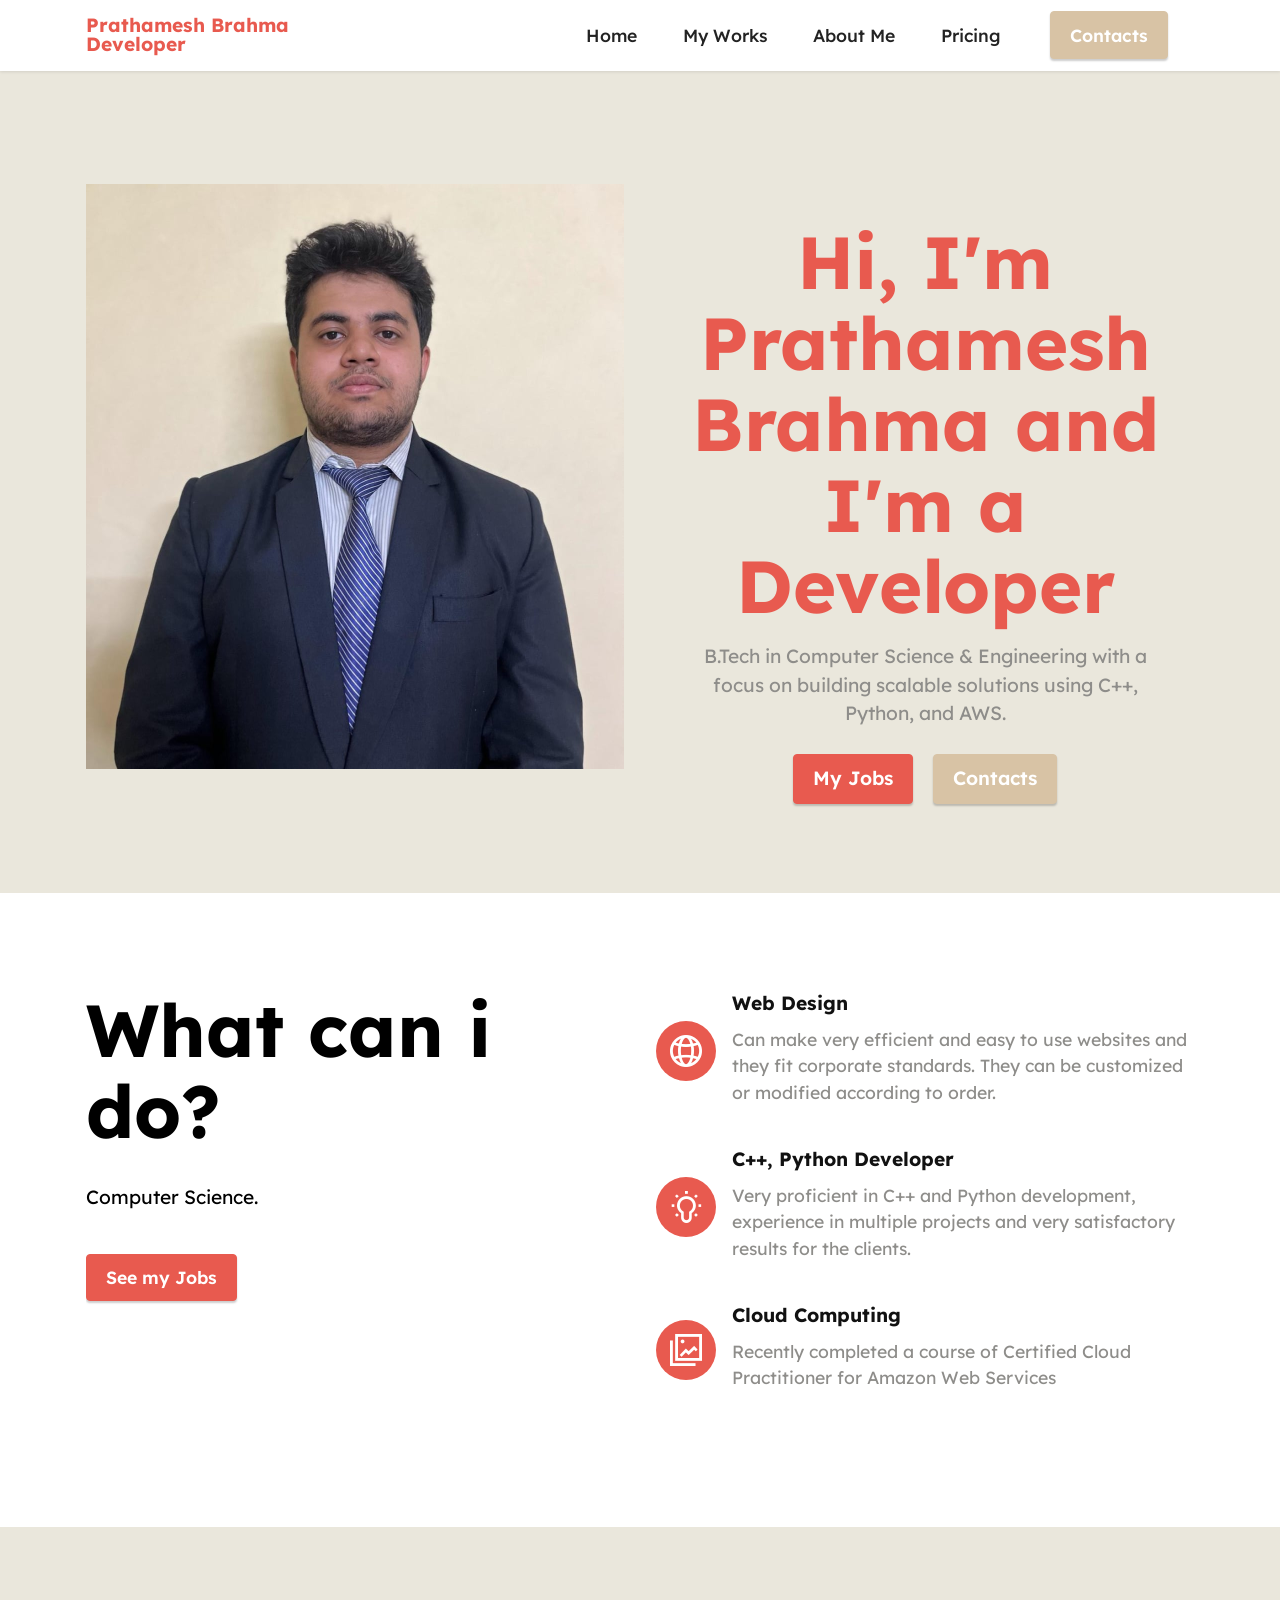
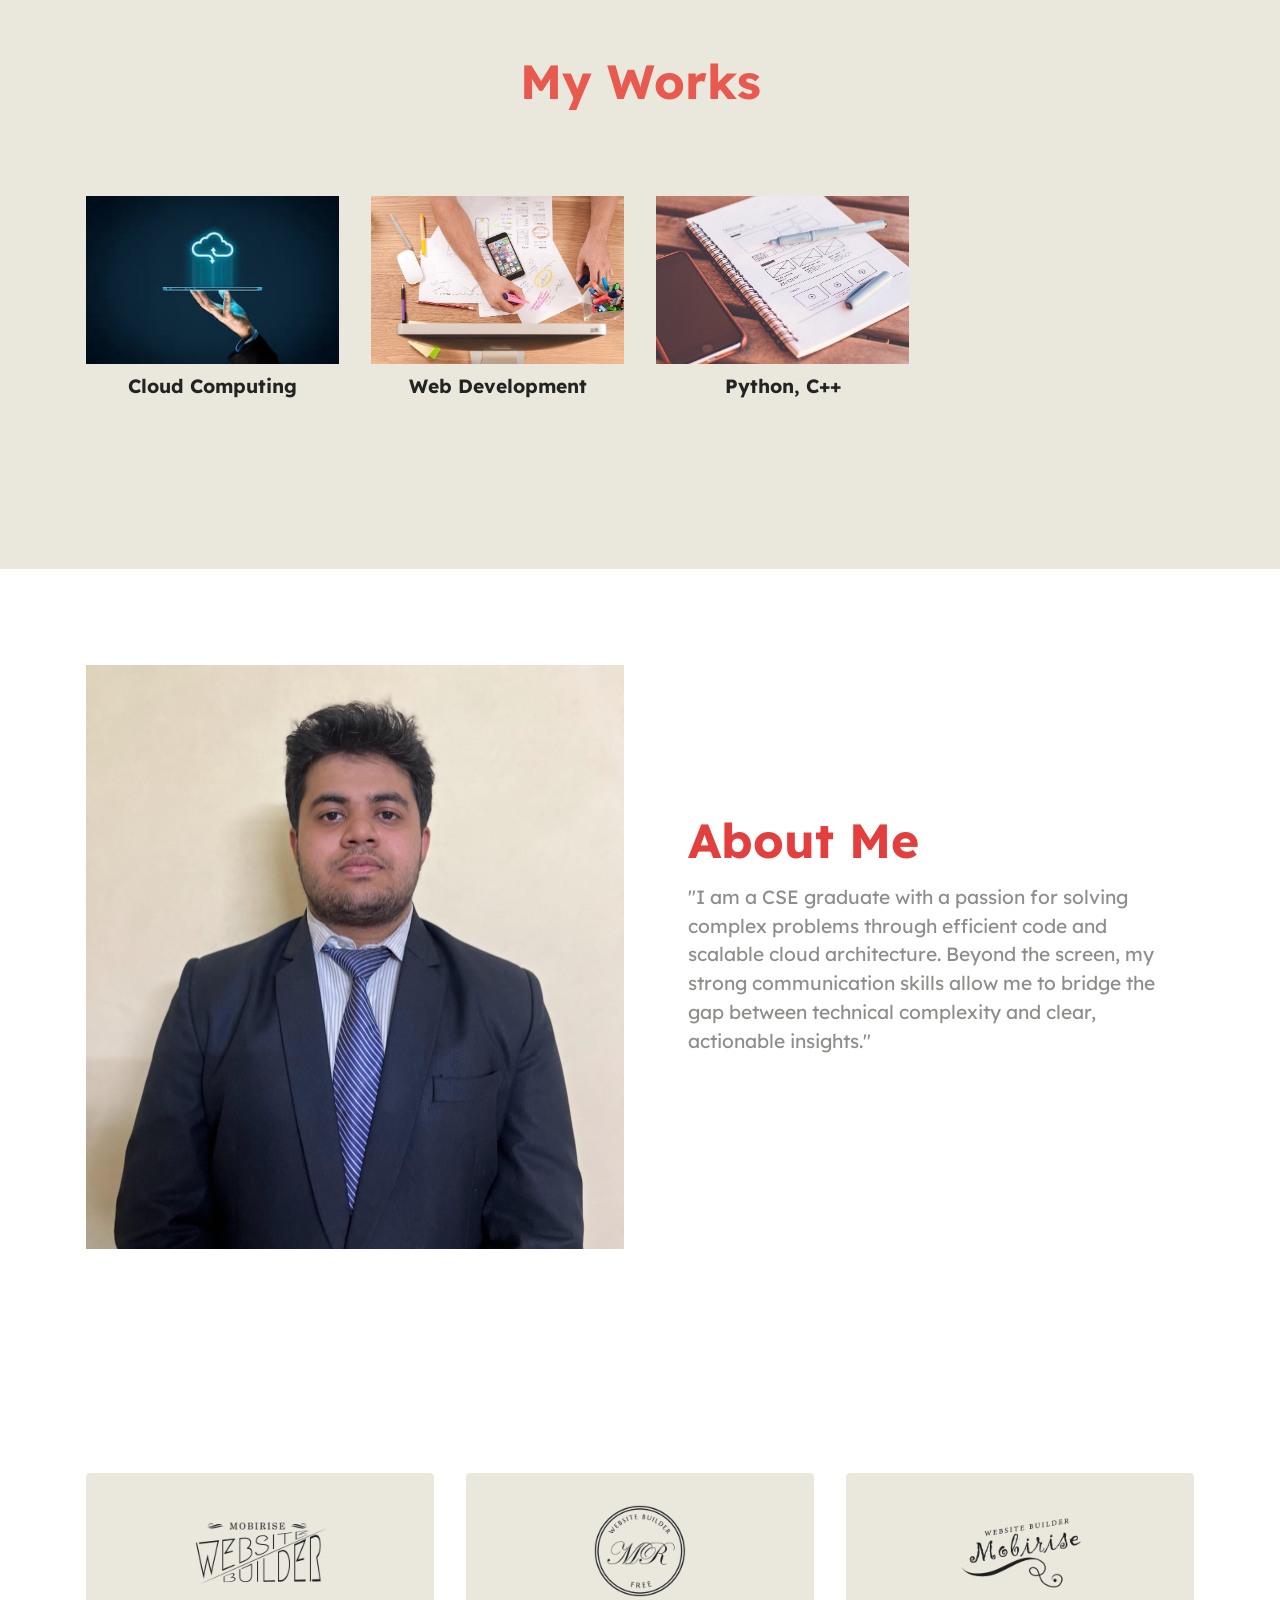
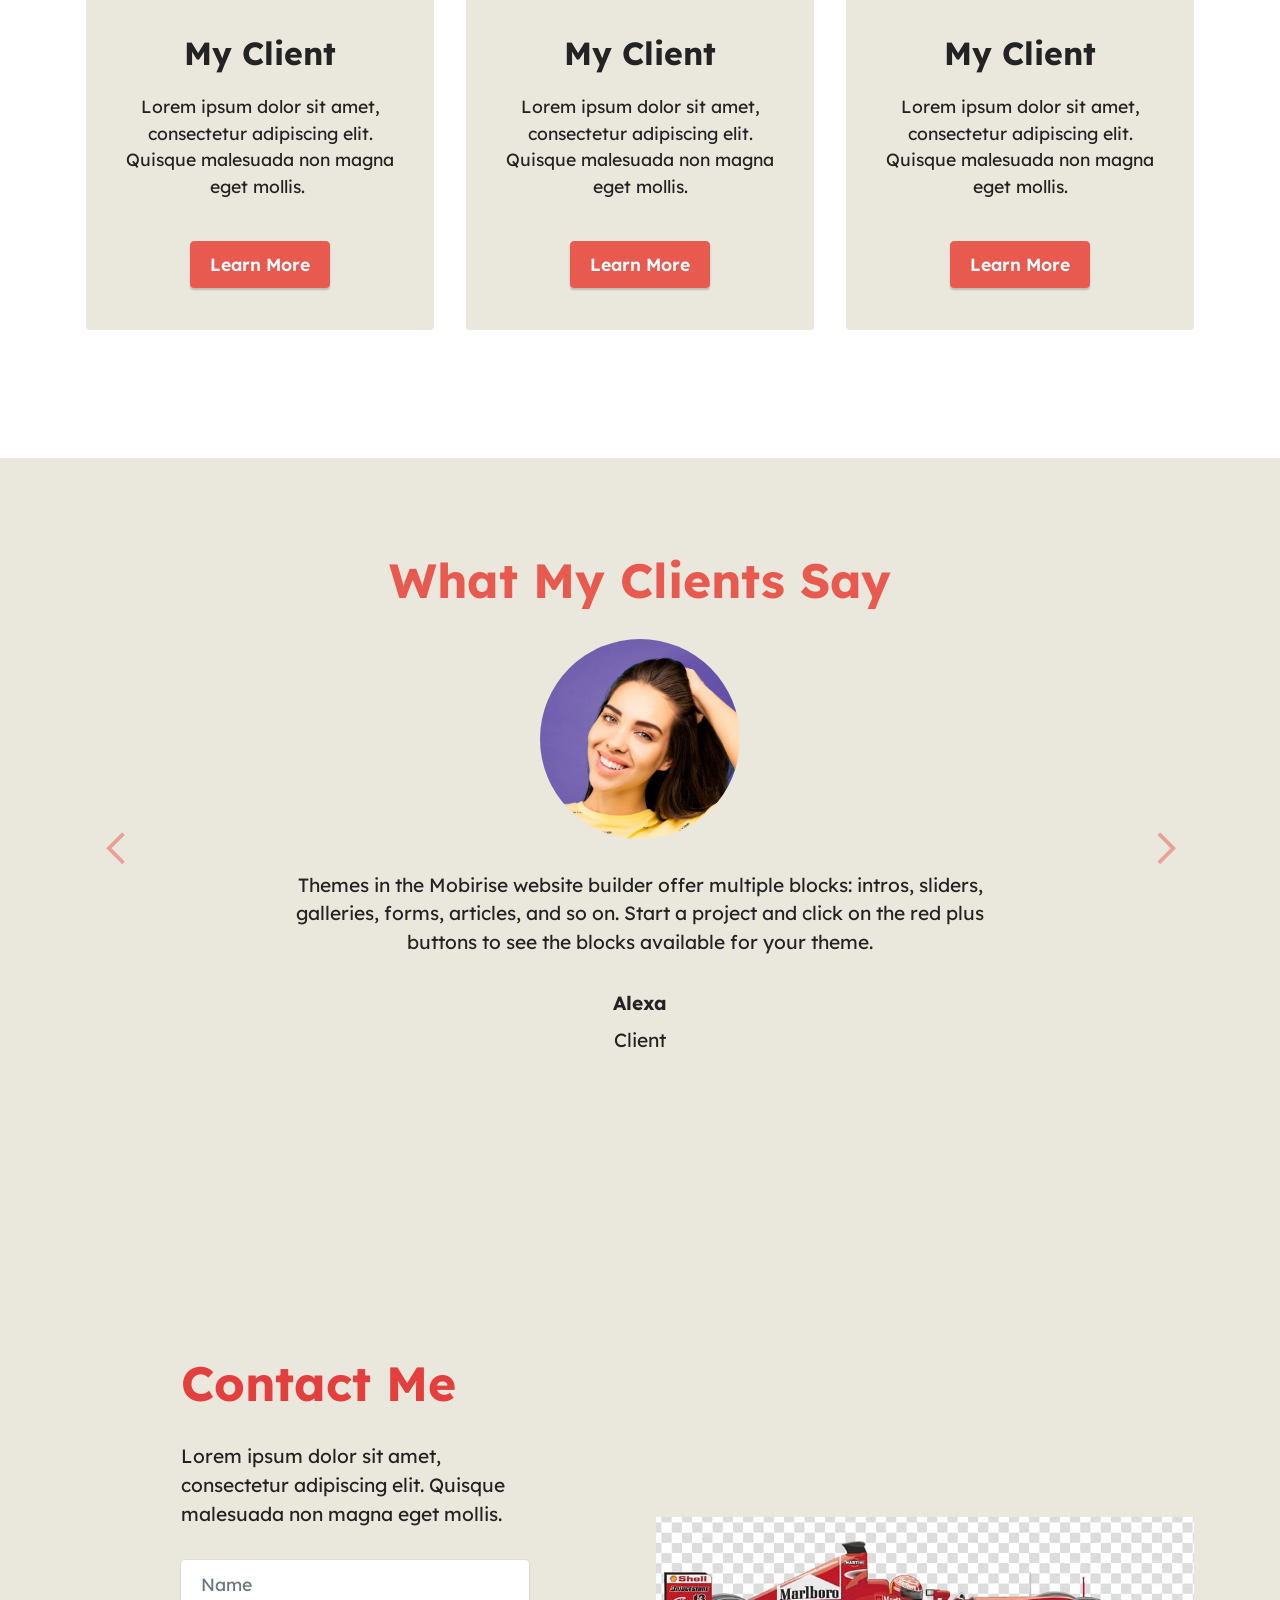
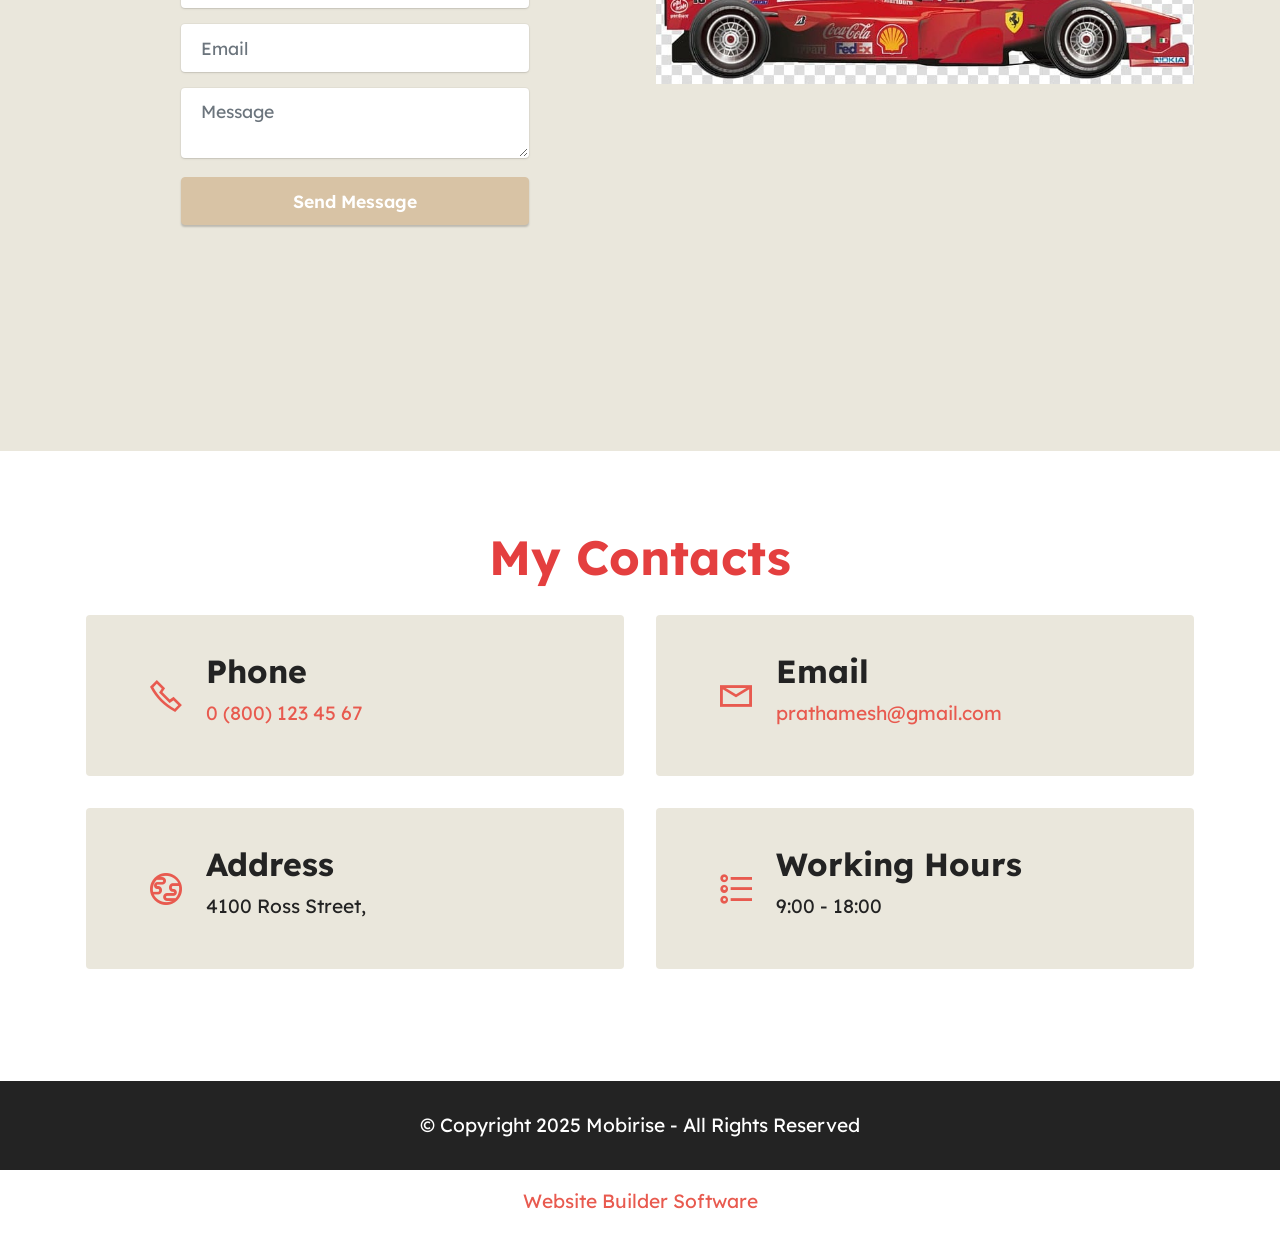
<file: index.html>
<!DOCTYPE html>
<html  >
<head>
  <!-- Site made with Mobirise Website Builder v6.1.12, https://mobirise.com -->
  <meta charset="UTF-8">
  <meta http-equiv="X-UA-Compatible" content="IE=edge">
  <meta name="generator" content="Mobirise v6.1.12, mobirise.com">
  <meta name="viewport" content="width=device-width, initial-scale=1, minimum-scale=1">
  <link rel="shortcut icon" href="assets/images/logo.png" type="image/x-icon">
  <meta name="description" content="">
  
  
  <title>Home</title>
  <link rel="stylesheet" href="assets/web/assets/mobirise-icons2/mobirise2.css">
  <link rel="stylesheet" href="assets/bootstrap/css/bootstrap.min.css">
  <link rel="stylesheet" href="assets/dropdown/css/style.css">
  <link rel="stylesheet" href="assets/socicon/css/styles.css">
  <link rel="stylesheet" href="assets/theme/css/style.css">
  <link rel="preload" href="https://fonts.googleapis.com/css?family=Lexend:100,200,300,400,500,600,700,800,900&display=swap" as="style" onload="this.onload=null;this.rel='stylesheet'">
  <noscript><link rel="stylesheet" href="https://fonts.googleapis.com/css?family=Lexend:100,200,300,400,500,600,700,800,900&display=swap"></noscript>
  <link rel="preload" as="style" href="assets/mobirise/css/mbr-additional.css?v=Mhe0b9"><link rel="stylesheet" href="assets/mobirise/css/mbr-additional.css?v=Mhe0b9" type="text/css">

  
  
  
</head>
<body>
  
  <section data-bs-version="5.1" class="menu menu2 cid-sFF0ciwnEL" once="menu" id="menu2-0">
    
    <nav class="navbar navbar-dropdown navbar-fixed-top navbar-expand-lg">
        <div class="container">
            <div class="navbar-brand">
                
                <span class="navbar-caption-wrap"><a class="navbar-caption text-primary display-7" href="https://mobiri.se">Prathamesh Brahma<br>Developer<br></a></span>
            </div>
            <button class="navbar-toggler" type="button" data-toggle="collapse" data-bs-toggle="collapse" data-target="#navbarSupportedContent" data-bs-target="#navbarSupportedContent" aria-controls="navbarNavAltMarkup" aria-expanded="false" aria-label="Toggle navigation">
                <div class="hamburger">
                    <span></span>
                    <span></span>
                    <span></span>
                    <span></span>
                </div>
            </button>
            <div class="collapse navbar-collapse" id="navbarSupportedContent">
                <ul class="navbar-nav nav-dropdown" data-app-modern-menu="true"><li class="nav-item"><a class="nav-link link text-black text-primary display-4" href="#top">Home</a></li>
                    <li class="nav-item"><a class="nav-link link text-black text-primary display-4" href="index.html#gallery5-3">My Works</a></li><li class="nav-item"><a class="nav-link link text-black text-primary display-4" href="index.html#image1-b">About Me</a></li>
                    <li class="nav-item"><a class="nav-link link text-black text-primary display-4" href="index.html#pricing2-c">Pricing</a>
                    </li></ul>
                
                <div class="navbar-buttons mbr-section-btn"><a class="btn btn-secondary display-4" href="index.html#form4-6">
                        Contacts</a></div>
            </div>
        </div>
    </nav>
</section>

<section data-bs-version="5.1" class="header11 cid-sFF0SGinka" id="header11-1">

    

    

    <div class="container">
        <div class="row justify-content-center">
            <div class="col-12 col-md-6 image-wrapper">
                <img class="w-100" src="assets/images/whatsapp20image202026-01-1920at201.03.2020pm-1076x1169.jpg" alt="Mobirise Website Builder">
            </div>
            <div class="col-12 col-md">
                <div class="text-wrapper text-center">
                    <h1 class="mbr-section-title mbr-fonts-style mb-3 display-1">
                        <strong>
</strong><div><strong><br></strong></div><div><strong>Hi, I'm Prathamesh Brahma and I'm a Developer</strong></div></h1>
                    <p class="mbr-text mbr-fonts-style display-7"> B.Tech in Computer Science &amp; Engineering with a focus on building scalable solutions using C++, Python, and AWS.</p>
                    <div class="mbr-section-btn mt-3"><a class="btn btn-primary display-7" href="index.html#gallery5-3">My Jobs</a> <a class="btn btn-secondary display-7" href="index.html#form4-6">Contacts</a></div>
                </div>
            </div>
        </div>
    </div>
</section>

<section data-bs-version="5.1" class="features12 cid-sFF3eJNZDT" id="features13-2">

    
    
    <div class="container">
        <div class="row justify-content-center">
            <div class="col-12 col-lg-6">
                <div class="card-wrapper">
                    <div class="card-box align-left">
                        <h4 class="card-title mbr-fonts-style mb-4 display-1"><strong>What can i do?</strong></h4>
                        <p class="mbr-text mbr-fonts-style mb-4 display-7">Computer Science.&nbsp;</p>
                        <div class="mbr-section-btn"><a class="btn btn-primary display-4" href="https://mobiri.se">See my Jobs</a></div>
                    </div>
                </div>
            </div>
            <div class="col-12 col-lg-6">
                <div class="item mbr-flex">
                    <div class="icon-box">
                        <span class="mbr-iconfont mobi-mbri-globe-2 mobi-mbri"></span>
                    </div>
                    <div class="text-box">
                        <h4 class="icon-title mbr-black mbr-fonts-style display-7">
                            <strong>Web Design</strong></h4>
                        <h5 class="icon-text mbr-black mbr-fonts-style display-4">Can make very efficient and easy to use websites and they fit corporate standards. They can be customized or modified according to order.&nbsp;&nbsp;</h5>
                    </div>
                </div>
                <div class="item mbr-flex">
                    <div class="icon-box">
                        <span class="mbr-iconfont mobi-mbri-idea mobi-mbri"></span>
                    </div>
                    <div class="text-box">
                        <h4 class="icon-title mbr-black mbr-fonts-style display-7">
                            <strong>C++, Python Developer</strong></h4>
                        <h5 class="icon-text mbr-black mbr-fonts-style display-4">Very proficient in C++ and Python development, experience in multiple projects and very satisfactory results for the clients.</h5>
                    </div>
                </div>
                <div class="item mbr-flex">
                    <div class="icon-box">
                        <span class="mbr-iconfont mobi-mbri-photo mobi-mbri"></span>
                    </div>
                    <div class="text-box">
                        <h4 class="icon-title mbr-black mbr-fonts-style display-7"><strong>Cloud Computing</strong></h4>
                        <h5 class="icon-text mbr-black mbr-fonts-style display-4">Recently completed a course of Certified Cloud Practitioner for Amazon Web Services&nbsp;&nbsp;</h5>
                    </div>
                </div>
            </div>
        </div>
    </div>
</section>

<section data-bs-version="5.1" class="gallery5 mbr-gallery cid-sFF3kfZheU" id="gallery5-3">
    

    

    <div class="container">
        <div class="mbr-section-head">
            <h3 class="mbr-section-title mbr-fonts-style align-center m-0 display-2"><strong>My Works</strong></h3>
            <h4 class="mbr-section-subtitle mbr-fonts-style align-center mb-0 mt-2 display-5">&nbsp;</h4>
        </div>
        <div class="row mbr-gallery mt-4">
            
            
            
            <div class="col-12 col-md-6 col-lg-3 item gallery-image active">
                <div class="item-wrapper" data-toggle="modal" data-bs-toggle="modal" data-target="#v8Jz4mweUI-modal" data-bs-target="#v8Jz4mweUI-modal">
                    <img class="w-100" src="assets/images/images202-275x183.jpg" alt="Mobirise Website Builder" data-slide-to="0" data-bs-slide-to="0" data-target="#lb-v8Jz4mweUI" data-bs-target="#lb-v8Jz4mweUI">
                    <div class="icon-wrapper">
                        <span class="mobi-mbri mobi-mbri-search mbr-iconfont mbr-iconfont-btn"></span>
                    </div>
                </div>
                <h6 class="mbr-item-subtitle mbr-fonts-style align-center mb-2 mt-2 display-7"><strong>Cloud Computing</strong></h6>
            </div><div class="col-12 col-md-6 col-lg-3 item gallery-image">
                <div class="item-wrapper" data-toggle="modal" data-bs-toggle="modal" data-target="#v8Jz4mweUI-modal" data-bs-target="#v8Jz4mweUI-modal">
                    <img class="w-100" src="assets/images/mbr-4.jpg" alt="Mobirise Website Builder" data-slide-to="1" data-bs-slide-to="1" data-target="#lb-v8Jz4mweUI" data-bs-target="#lb-v8Jz4mweUI">
                    <div class="icon-wrapper">
                        <span class="mobi-mbri mobi-mbri-search mbr-iconfont mbr-iconfont-btn"></span>
                    </div>
                </div>
                <h6 class="mbr-item-subtitle mbr-fonts-style align-center mb-2 mt-2 display-7"><strong>Web Development</strong></h6>
            </div><div class="col-12 col-md-6 col-lg-3 item gallery-image">
                <div class="item-wrapper" data-toggle="modal" data-bs-toggle="modal" data-target="#v8Jz4mweUI-modal" data-bs-target="#v8Jz4mweUI-modal">
                    <img class="w-100" src="assets/images/mbr-3.jpg" alt="Mobirise Website Builder" data-slide-to="2" data-bs-slide-to="2" data-target="#lb-v8Jz4mweUI" data-bs-target="#lb-v8Jz4mweUI">
                    <div class="icon-wrapper">
                        <span class="mobi-mbri mobi-mbri-search mbr-iconfont mbr-iconfont-btn"></span>
                    </div>
                </div>
                <h6 class="mbr-item-subtitle mbr-fonts-style align-center mb-2 mt-2 display-7"><strong>Python, C++</strong></h6>
            </div>
        </div>

        <div class="modal mbr-slider" tabindex="-1" role="dialog" aria-hidden="true" id="v8Jz4mweUI-modal">
            <div class="modal-dialog" role="document">
                <div class="modal-content">
                    <div class="modal-body">
                        <div class="carousel slide" id="lb-v8Jz4mweUI" data-interval="5000" data-bs-interval="5000">
                            <div class="carousel-inner">
                                
                                
                                
                                <div class="carousel-item">
                                    <img class="d-block w-100" src="assets/images/images202-275x183.jpg" alt="Mobirise Website Builder">
                                </div><div class="carousel-item">
                                    <img class="d-block w-100" src="assets/images/mbr-4.jpg" alt="Mobirise Website Builder">
                                </div><div class="carousel-item active">
                                    <img class="d-block w-100" src="assets/images/mbr-3.jpg" alt="Mobirise Website Builder">
                                </div>
                            </div>
                            <ol class="carousel-indicators">
                                <li data-slide-to="0" data-bs-slide-to="0" class="active" data-target="#lb-v8Jz4mweUI" data-bs-target="#lb-v8Jz4mweUI"></li>
                                <li data-slide-to="1" data-bs-slide-to="1" data-target="#lb-v8Jz4mweUI" data-bs-target="#lb-v8Jz4mweUI"></li>
                                <li data-slide-to="2" data-bs-slide-to="2" data-target="#lb-v8Jz4mweUI" data-bs-target="#lb-v8Jz4mweUI"></li>
                                
                            </ol>
                            <a role="button" href="" class="close" data-dismiss="modal" data-bs-dismiss="modal" aria-label="Close">
                            </a>
                            <a class="carousel-control-prev carousel-control" role="button" data-slide="prev" data-bs-slide="prev" href="#lb-v8Jz4mweUI">
                                <span class="mobi-mbri mobi-mbri-arrow-prev" aria-hidden="true"></span>
                                <span class="sr-only visually-hidden">Previous</span>
                            </a>
                            <a class="carousel-control-next carousel-control" role="button" data-slide="next" data-bs-slide="next" href="#lb-v8Jz4mweUI">
                                <span class="mobi-mbri mobi-mbri-arrow-next" aria-hidden="true"></span>
                                <span class="sr-only visually-hidden">Next</span>
                            </a>
                        </div>
                    </div>
                </div>
            </div>
        </div>
    </div>
</section>

<section data-bs-version="5.1" class="image1 cid-sFF75ZhH2d" id="image1-b">
    

    

    <div class="container">
        <div class="row align-items-center">
            <div class="col-12 col-lg-6">
                <div class="image-wrapper">
                    <img src="assets/images/whatsapp20image202026-01-1920at201.03.2020pm-1076x1169.jpg" alt="Mobirise Website Builder">
                    
                </div>
            </div>
            <div class="col-12 col-lg">
                <div class="text-wrapper">
                    <h3 class="mbr-section-title mbr-fonts-style mb-3 display-2">
                        <strong>About Me</strong></h3>
                    <p class="mbr-text mbr-fonts-style display-7">"I am a CSE graduate with a passion for solving complex problems through efficient code and scalable cloud architecture. Beyond the screen, my strong communication skills allow me to bridge the gap between technical complexity and clear, actionable insights."<br><br></p>
                </div>
            </div>
        </div>
    </div>
</section>

<section data-bs-version="5.1" class="clients2 cid-sFF3mUy3tz" id="clients2-4">

    

    
    <div class="container">
        <div class="row justify-content-center">
            <div class="card col-12 col-md-6 col-lg-4">
                <div class="card-wrapper">
                    <div class="img-wrapper">
                        <img src="assets/images/1.png" alt="Mobirise Website Builder">
                    </div>
                    <div class="card-box align-center">
                        
                        <h5 class="card-title mbr-fonts-style mb-3 display-5">
                            <strong>My Client</strong></h5>
                        <p class="mbr-text mbr-fonts-style mb-4 display-4">
                            Lorem ipsum dolor sit amet, consectetur adipiscing elit. Quisque malesuada non magna eget mollis.&nbsp;</p>
                        <div class="mbr-section-btn mt-3"><a class="btn btn-primary display-4" href="https://mobiri.se">Learn More</a></div>
                    </div>
                </div>
            </div>
            <div class="card col-12 col-md-6 col-lg-4">
                <div class="card-wrapper">
                    <div class="img-wrapper">
                        <img src="assets/images/2.png" alt="Mobirise Website Builder">
                    </div>
                    <div class="card-box align-center">
                        
                        <h5 class="card-title mbr-fonts-style mb-3 display-5"><strong>My Client</strong></h5>
                        <p class="mbr-text mbr-fonts-style mb-4 display-4">
                            Lorem ipsum dolor sit amet, consectetur adipiscing elit. Quisque malesuada non magna eget mollis. </p>
                        <div class="mbr-section-btn mt-3"><a class="btn btn-primary display-4" href="https://mobiri.se">Learn More</a></div>
                    </div>
                </div>
            </div>
            <div class="card col-12 col-md-6 col-lg-4">
                <div class="card-wrapper">
                    <div class="img-wrapper">
                        <img src="assets/images/3.png" alt="Mobirise Website Builder">
                    </div>
                    <div class="card-box align-center">
                        
                        <h5 class="card-title mbr-fonts-style mb-3 display-5"><strong>My Client</strong></h5>
                        <p class="mbr-text mbr-fonts-style mb-4 display-4">
                            Lorem ipsum dolor sit amet, consectetur adipiscing elit. Quisque malesuada non magna eget mollis. </p>
                        <div class="mbr-section-btn mt-3"><a class="btn btn-primary display-4" href="https://mobiri.se">Learn More</a></div>
                    </div>
                </div>
            </div>
            
        </div>
    </div>
</section>

<section data-bs-version="5.1" class="testimonails3 carousel slide testimonials-slider cid-sFF3oey64R" data-interval="false" data-bs-interval="false" id="testimonials3-5">

    

    

    <div class="text-center container">
        <h3 class="mb-4 mbr-fonts-style display-2">
            <strong>What My Clients Say</strong>
        </h3>

        <div class="carousel slide" role="listbox" data-pause="true" data-keyboard="false" data-ride="carousel" data-bs-ride="carousel" data-interval="8000" data-bs-interval="8000">
            <div class="carousel-inner">
                
                
            <div class="carousel-item">
                    <div class="user col-md-8">
                        <div class="user_image">
                            <img src="assets/images/team3.jpg">
                        </div>
                        <div class="user_text mb-4">
                            <p class="mbr-fonts-style display-7">
                                Themes in the Mobirise website builder offer multiple blocks: intros, sliders, galleries, forms, articles, and so on. Start a project and click on the red plus buttons to see the blocks available for your theme.
                            </p>
                        </div>
                        <div class="user_name mbr-fonts-style mb-2 display-7">
                            <strong>Alexa</strong>
                        </div>
                        <div class="user_desk mbr-fonts-style display-7">
                            Client
                        </div>
                    </div>
                </div><div class="carousel-item">
                    <div class="user col-md-8">
                        <div class="user_image">
                            <img src="assets/images/team2.jpg">
                        </div>
                        <div class="user_text mb-4">
                            <p class="mbr-fonts-style display-7">
                                Themes in the Mobirise website builder offer multiple blocks: intros, sliders, galleries, forms, articles, and so on. Start a project and click on the red plus buttons to see the blocks available for your theme.
                            </p>
                        </div>
                        <div class="user_name mbr-fonts-style mb-2 display-7">
                            <strong>Linda</strong>
                        </div>
                        <div class="user_desk mbr-fonts-style display-7">
                            Client
                        </div>
                    </div>
                </div><div class="carousel-item">
                    <div class="user col-md-8">
                        <div class="user_image">
                            <img src="assets/images/team4.jpg">
                        </div>
                        <div class="user_text mb-4">
                            <p class="mbr-fonts-style display-7">
                                Themes in the Mobirise website builder offer multiple blocks: intros, sliders, galleries, forms, articles, and so on. Start a project and click on the red plus buttons to see the blocks available for your theme.
                            </p>
                        </div>
                        <div class="user_name mbr-fonts-style mb-2 display-7">
                            <strong>Ann</strong></div>
                        <div class="user_desk mbr-fonts-style display-7">
                            Client</div>
                    </div>
                </div></div>

            <div class="carousel-controls">
                <a class="carousel-control-prev" role="button" data-slide="prev" data-bs-slide="prev">
                    <span aria-hidden="true" class="mobi-mbri mobi-mbri-arrow-prev mbr-iconfont"></span>
                    <span class="sr-only visually-hidden">Previous</span>
                </a>

                <a class="carousel-control-next" role="button" data-slide="next" data-bs-slide="next">
                    <span aria-hidden="true" class="mobi-mbri mobi-mbri-arrow-next mbr-iconfont"></span>
                    <span class="sr-only visually-hidden">Next</span>
                </a>
            </div>
        </div>
    </div>
</section>

<section data-bs-version="5.1" class="form4 cid-sFF3qL4anb mbr-fullscreen" id="form4-6">

    

    

    <div class="container">
        <div class="row content-wrapper justify-content-center">
            <div class="col-lg-4 offset-lg-1 mbr-form" data-form-type="formoid">
<!--Formbuilder Form-->
<form action="https://mobirise.eu/" method="POST" class="mbr-form form-with-styler" data-form-title="Form Name"><input type="hidden" name="email" data-form-email="true" value="0/6rpchrJSTbZG/eLvLdqMXUEeM7B2J5H6yg6a5BlZxQnvnIIIKel2Cl3ZeshwNRPEGHOpGSBBt0nfLVrLnUw5HI9nFhnX6oZsY3Jbubvu2MY6y2PV3SrWcOWV/7LBCf">
<div class="row">
<div hidden="hidden" data-form-alert="" class="alert alert-success col-12">Thanks for filling out the form!</div>
<div hidden="hidden" data-form-alert-danger="" class="alert alert-danger col-12">Oops...! some problem!</div>
</div>
<div class="dragArea row">
<div class="col-lg-12 col-md-12 col-sm-12">
<h1 class="mbr-section-title mb-4 display-2"><strong>Contact Me</strong></h1>
</div>
<div class="col-lg-12 col-md-12 col-sm-12">
<p class="mbr-text mbr-fonts-style mb-4 display-7"> Lorem ipsum dolor sit amet, consectetur adipiscing elit. Quisque malesuada non magna eget mollis.</p>
</div>
<div data-for="name" class="col-lg-12 col-md col-12 form-group mb-3">
<input type="text" name="name" placeholder="Name" data-form-field="name" class="form-control display-7" value="" id="name-form4-6">
</div>
<div data-for="email" class="col-lg-12 col-md col-12 form-group mb-3">
<input type="email" name="email" placeholder="Email" data-form-field="email" class="form-control display-7" value="" id="email-form4-6">
</div>
<div class="col-lg-12 col-md-12 col-sm-12 form-group" data-for="textarea">
<textarea name="textarea" placeholder="Message" data-form-field="textarea" class="form-control display-7" id="textarea-form4-6"></textarea>
</div>
<div class="col-12 col-md-auto mbr-section-btn"><button type="submit" class="btn btn-secondary display-4">Send Message</button></div>
</div>
</form><!--Formbuilder Form-->
</div>
            <div class="col-lg-6 offset-lg-1 col-12">
                <div class="image-wrapper">
                    <img class="w-100" src="assets/images/f1-790x246.jpg" alt="Mobirise Website Builder">
                </div>
            </div>
        </div>
    </div>
</section>

<section data-bs-version="5.1" class="contacts2 cid-sFF3B84VW8" id="contacts2-8">
    <!---->
    
    
    <div class="container">
        <div class="mbr-section-head">
            <h3 class="mbr-section-title mbr-fonts-style align-center mb-0 display-2">
                <strong>My Contacts</strong>
            </h3>
            
        </div>
        <div class="row justify-content-center mt-4">
            <div class="card col-12 col-md-6">
                <div class="card-wrapper">
                    <div class="image-wrapper">
                        <span class="mbr-iconfont mobi-mbri-phone mobi-mbri"></span>
                    </div>
                    <div class="text-wrapper">
                        <h6 class="card-title mbr-fonts-style mb-1 display-5">
                            <strong>Phone</strong>
                        </h6>
                        <p class="mbr-text mbr-fonts-style display-7">
                            <a href="tel:+12345678910" class="text-primary">0 (800) 123 45 67</a>
                        </p>
                    </div>
                </div>
            </div>
            <div class="card col-12 col-md-6">
                <div class="card-wrapper">
                    <div class="image-wrapper">
                        <span class="mbr-iconfont mobi-mbri-letter mobi-mbri"></span>
                    </div>
                    <div class="text-wrapper">
                        <h6 class="card-title mbr-fonts-style mb-1 display-5">
                            <strong>Email</strong>
                        </h6>
                        <p class="mbr-text mbr-fonts-style display-7">
                            <a href="mailto:info@site.com" class="text-primary">prathamesh@gmail.com</a>
                        </p>
                    </div>
                </div>
            </div>
            <div class="card col-12 col-md-6">
                <div class="card-wrapper">
                    <div class="image-wrapper">
                        <span class="mbr-iconfont mobi-mbri-globe mobi-mbri"></span>
                    </div>
                    <div class="text-wrapper">
                        <h6 class="card-title mbr-fonts-style mb-1 display-5">
                            <strong>Address</strong>
                        </h6>
                        <p class="mbr-text mbr-fonts-style display-7">
                            4100 Ross Street,&nbsp;</p>
                    </div>
                </div>
            </div>
            <div class="card col-12 col-md-6">
                <div class="card-wrapper">
                    <div class="image-wrapper">
                        <span class="mbr-iconfont mobi-mbri-bulleted-list mobi-mbri"></span>
                    </div>
                    <div class="text-wrapper">
                        <h6 class="card-title mbr-fonts-style mb-1 display-5">
                            <strong>Working Hours</strong>
                        </h6>
                        <p class="mbr-text mbr-fonts-style display-7">
                            9:00 - 18:00
                        </p>
                    </div>
                </div>
            </div>
        </div>
    </div>
</section>

<section data-bs-version="5.1" class="footer7 cid-sFF3CYc3p7" once="footers" id="footer7-9">

    

    

    <div class="container">
        <div class="media-container-row align-center mbr-white">
            <div class="col-12">
                <p class="mbr-text mb-0 mbr-fonts-style display-7">
                    © Copyright 2025 Mobirise - All Rights Reserved
                </p>
            </div>
        </div>
    </div>
</section><section class="display-7" style="padding: 0;align-items: center;justify-content: center;flex-wrap: wrap;    align-content: center;display: flex;position: relative;height: 4rem;"><a href="https://mobiri.se/4389619" style="flex: 1 1;height: 4rem;position: absolute;width: 100%;z-index: 1;"><img alt="" style="height: 4rem;" src="[data-uri]"></a><p style="margin: 0;text-align: center;" class="display-7">&#8204;</p><a style="z-index:1" href="https://mobirise.com"> Website Builder Software</a></section><script src="assets/bootstrap/js/bootstrap.bundle.min.js"></script>  <script src="assets/smoothscroll/smooth-scroll.js"></script>  <script src="assets/ytplayer/index.js"></script>  <script src="assets/dropdown/js/navbar-dropdown.js"></script>  <script src="assets/theme/js/script.js"></script>  <script src="assets/formoid/formoid.min.js"></script>  
  
  
</body>
</html>
</file>
<file: assets/web/assets/mobirise-icons2/mobirise2.css>
@font-face {
  font-family: 'Moririse2';
  font-display: swap;
  src:  url('mobirise2.eot?f2bix4');
  src:  url('mobirise2.eot?f2bix4#iefix') format('embedded-opentype'),
    url('mobirise2.woff2?f2bix4') format('woff2'),
    url('mobirise2.woff?f2bix4') format('woff'),
    url('mobirise2.ttf?f2bix4') format('truetype'),
    url('mobirise2.svg?f2bix4#mobirise2') format('svg');
  font-weight: normal;
  font-style: normal;
}

[class^="mobi-"], [class*=" mobi-"] {
  /* use !important to prevent issues with browser extensions that change fonts */
  font-family: 'Moririse2' !important;
  speak: none;
  font-style: normal;
  font-weight: normal;
  font-variant: normal;
  text-transform: none;
  line-height: 1;

  /* Better Font Rendering =========== */
  -webkit-font-smoothing: antialiased;
  -moz-osx-font-smoothing: grayscale;
}

.mobi-mbri-add-submenu:before {
  content: "\e900";
}
.mobi-mbri-alert:before {
  content: "\e901";
}
.mobi-mbri-align-center:before {
  content: "\e902";
}
.mobi-mbri-align-justify:before {
  content: "\e903";
}
.mobi-mbri-align-left:before {
  content: "\e904";
}
.mobi-mbri-align-right:before {
  content: "\e905";
}
.mobi-mbri-android:before {
  content: "\e906";
}
.mobi-mbri-apple:before {
  content: "\e907";
}
.mobi-mbri-arrow-down:before {
  content: "\e908";
}
.mobi-mbri-arrow-next:before {
  content: "\e909";
}
.mobi-mbri-arrow-prev:before {
  content: "\e90a";
}
.mobi-mbri-arrow-up:before {
  content: "\e90b";
}
.mobi-mbri-bold:before {
  content: "\e90c";
}
.mobi-mbri-bookmark:before {
  content: "\e90d";
}
.mobi-mbri-bootstrap:before {
  content: "\e90e";
}
.mobi-mbri-briefcase:before {
  content: "\e90f";
}
.mobi-mbri-browse:before {
  content: "\e910";
}
.mobi-mbri-bulleted-list:before {
  content: "\e911";
}
.mobi-mbri-calendar:before {
  content: "\e912";
}
.mobi-mbri-camera:before {
  content: "\e913";
}
.mobi-mbri-cart-add:before {
  content: "\e914";
}
.mobi-mbri-cart-full:before {
  content: "\e915";
}
.mobi-mbri-cash:before {
  content: "\e916";
}
.mobi-mbri-change-style:before {
  content: "\e917";
}
.mobi-mbri-chat:before {
  content: "\e918";
}
.mobi-mbri-clock:before {
  content: "\e919";
}
.mobi-mbri-close:before {
  content: "\e91a";
}
.mobi-mbri-cloud:before {
  content: "\e91b";
}
.mobi-mbri-code:before {
  content: "\e91c";
}
.mobi-mbri-contact-form:before {
  content: "\e91d";
}
.mobi-mbri-credit-card:before {
  content: "\e91e";
}
.mobi-mbri-cursor-click:before {
  content: "\e91f";
}
.mobi-mbri-cust-feedback:before {
  content: "\e920";
}
.mobi-mbri-database:before {
  content: "\e921";
}
.mobi-mbri-delivery:before {
  content: "\e922";
}
.mobi-mbri-desktop:before {
  content: "\e923";
}
.mobi-mbri-devices:before {
  content: "\e924";
}
.mobi-mbri-down:before {
  content: "\e925";
}
.mobi-mbri-download-2:before {
  content: "\e926";
}
.mobi-mbri-download:before {
  content: "\e927";
}
.mobi-mbri-drag-n-drop-2:before {
  content: "\e928";
}
.mobi-mbri-drag-n-drop:before {
  content: "\e929";
}
.mobi-mbri-edit-2:before {
  content: "\e92a";
}
.mobi-mbri-edit:before {
  content: "\e92b";
}
.mobi-mbri-error:before {
  content: "\e92c";
}
.mobi-mbri-extension:before {
  content: "\e92d";
}
.mobi-mbri-features:before {
  content: "\e92e";
}
.mobi-mbri-file:before {
  content: "\e92f";
}
.mobi-mbri-flag:before {
  content: "\e930";
}
.mobi-mbri-folder:before {
  content: "\e931";
}
.mobi-mbri-gift:before {
  content: "\e932";
}
.mobi-mbri-github:before {
  content: "\e933";
}
.mobi-mbri-globe-2:before {
  content: "\e934";
}
.mobi-mbri-globe:before {
  content: "\e935";
}
.mobi-mbri-growing-chart:before {
  content: "\e936";
}
.mobi-mbri-hearth:before {
  content: "\e937";
}
.mobi-mbri-help:before {
  content: "\e938";
}
.mobi-mbri-home:before {
  content: "\e939";
}
.mobi-mbri-hot-cup:before {
  content: "\e93a";
}
.mobi-mbri-idea:before {
  content: "\e93b";
}
.mobi-mbri-image-gallery:before {
  content: "\e93c";
}
.mobi-mbri-image-slider:before {
  content: "\e93d";
}
.mobi-mbri-info:before {
  content: "\e93e";
}
.mobi-mbri-italic:before {
  content: "\e93f";
}
.mobi-mbri-key:before {
  content: "\e940";
}
.mobi-mbri-laptop:before {
  content: "\e941";
}
.mobi-mbri-layers:before {
  content: "\e942";
}
.mobi-mbri-left-right:before {
  content: "\e943";
}
.mobi-mbri-left:before {
  content: "\e944";
}
.mobi-mbri-letter:before {
  content: "\e945";
}
.mobi-mbri-like:before {
  content: "\e946";
}
.mobi-mbri-link:before {
  content: "\e947";
}
.mobi-mbri-lock:before {
  content: "\e948";
}
.mobi-mbri-login:before {
  content: "\e949";
}
.mobi-mbri-logout:before {
  content: "\e94a";
}
.mobi-mbri-magic-stick:before {
  content: "\e94b";
}
.mobi-mbri-map-pin:before {
  content: "\e94c";
}
.mobi-mbri-menu:before {
  content: "\e94d";
}
.mobi-mbri-mobile-2:before {
  content: "\e94e";
}
.mobi-mbri-mobile-horizontal:before {
  content: "\e94f";
}
.mobi-mbri-mobile:before {
  content: "\e950";
}
.mobi-mbri-mobirise:before {
  content: "\e951";
}
.mobi-mbri-more-horizontal:before {
  content: "\e952";
}
.mobi-mbri-more-vertical:before {
  content: "\e953";
}
.mobi-mbri-music:before {
  content: "\e954";
}
.mobi-mbri-new-file:before {
  content: "\e955";
}
.mobi-mbri-numbered-list:before {
  content: "\e956";
}
.mobi-mbri-opened-folder:before {
  content: "\e957";
}
.mobi-mbri-pages:before {
  content: "\e958";
}
.mobi-mbri-paper-plane:before {
  content: "\e959";
}
.mobi-mbri-paperclip:before {
  content: "\e95a";
}
.mobi-mbri-phone:before {
  content: "\e95b";
}
.mobi-mbri-photo:before {
  content: "\e95c";
}
.mobi-mbri-photos:before {
  content: "\e95d";
}
.mobi-mbri-pin:before {
  content: "\e95e";
}
.mobi-mbri-play:before {
  content: "\e95f";
}
.mobi-mbri-plus:before {
  content: "\e960";
}
.mobi-mbri-preview:before {
  content: "\e961";
}
.mobi-mbri-print:before {
  content: "\e962";
}
.mobi-mbri-protect:before {
  content: "\e963";
}
.mobi-mbri-question:before {
  content: "\e964";
}
.mobi-mbri-quote-left:before {
  content: "\e965";
}
.mobi-mbri-quote-right:before {
  content: "\e966";
}
.mobi-mbri-redo:before {
  content: "\e967";
}
.mobi-mbri-refresh:before {
  content: "\e968";
}
.mobi-mbri-responsive-2:before {
  content: "\e969";
}
.mobi-mbri-responsive:before {
  content: "\e96a";
}
.mobi-mbri-right:before {
  content: "\e96b";
}
.mobi-mbri-rocket:before {
  content: "\e96c";
}
.mobi-mbri-sad-face:before {
  content: "\e96d";
}
.mobi-mbri-sale:before {
  content: "\e96e";
}
.mobi-mbri-save:before {
  content: "\e96f";
}
.mobi-mbri-search:before {
  content: "\e970";
}
.mobi-mbri-setting-2:before {
  content: "\e971";
}
.mobi-mbri-setting-3:before {
  content: "\e972";
}
.mobi-mbri-setting:before {
  content: "\e973";
}
.mobi-mbri-share:before {
  content: "\e974";
}
.mobi-mbri-shopping-bag:before {
  content: "\e975";
}
.mobi-mbri-shopping-basket:before {
  content: "\e976";
}
.mobi-mbri-shopping-cart:before {
  content: "\e977";
}
.mobi-mbri-sites:before {
  content: "\e978";
}
.mobi-mbri-smile-face:before {
  content: "\e979";
}
.mobi-mbri-speed:before {
  content: "\e97a";
}
.mobi-mbri-star:before {
  content: "\e97b";
}
.mobi-mbri-success:before {
  content: "\e97c";
}
.mobi-mbri-sun:before {
  content: "\e97d";
}
.mobi-mbri-sun2:before {
  content: "\e97e";
}
.mobi-mbri-tablet-vertical:before {
  content: "\e97f";
}
.mobi-mbri-tablet:before {
  content: "\e980";
}
.mobi-mbri-target:before {
  content: "\e981";
}
.mobi-mbri-timer:before {
  content: "\e982";
}
.mobi-mbri-to-ftp:before {
  content: "\e983";
}
.mobi-mbri-to-local-drive:before {
  content: "\e984";
}
.mobi-mbri-touch-swipe:before {
  content: "\e985";
}
.mobi-mbri-touch:before {
  content: "\e986";
}
.mobi-mbri-trash:before {
  content: "\e987";
}
.mobi-mbri-underline:before {
  content: "\e988";
}
.mobi-mbri-undo:before {
  content: "\e989";
}
.mobi-mbri-unlink:before {
  content: "\e98a";
}
.mobi-mbri-unlock:before {
  content: "\e98b";
}
.mobi-mbri-up-down:before {
  content: "\e98c";
}
.mobi-mbri-up:before {
  content: "\e98d";
}
.mobi-mbri-update:before {
  content: "\e98e";
}
.mobi-mbri-upload-2:before {
  content: "\e98f";
}
.mobi-mbri-upload:before {
  content: "\e990";
}
.mobi-mbri-user-2:before {
  content: "\e991";
}
.mobi-mbri-user:before {
  content: "\e992";
}
.mobi-mbri-users:before {
  content: "\e993";
}
.mobi-mbri-video-play:before {
  content: "\e994";
}
.mobi-mbri-video:before {
  content: "\e995";
}
.mobi-mbri-watch:before {
  content: "\e996";
}
.mobi-mbri-website-theme-2:before {
  content: "\e997";
}
.mobi-mbri-website-theme:before {
  content: "\e998";
}
.mobi-mbri-wifi:before {
  content: "\e999";
}
.mobi-mbri-windows:before {
  content: "\e99a";
}
.mobi-mbri-zoom-in:before {
  content: "\e99b";
}
.mobi-mbri-zoom-out:before {
  content: "\e99c";
}
</file>
<file: assets/dropdown/css/style.css>
.navbar-dropdown {
  left: 0;
  padding: 0;
  position: absolute;
  right: 0;
  top: 0;
  transition: all 0.45s ease;
  z-index: 1030;
  background: #282828; }
  .navbar-dropdown .navbar-logo {
    margin-right: 0.8rem;
    transition: margin 0.3s ease-in-out;
    vertical-align: middle; }
    .navbar-dropdown .navbar-logo img {
      height: 3.125rem;
      transition: all 0.3s ease-in-out; }
    .navbar-dropdown .navbar-logo.mbr-iconfont {
      font-size: 3.125rem;
      line-height: 3.125rem; }
  .navbar-dropdown .navbar-caption {
    font-weight: 700;
    white-space: normal;
    vertical-align: -4px;
    line-height: 3.125rem !important; }
    .navbar-dropdown .navbar-caption, .navbar-dropdown .navbar-caption:hover {
      color: inherit;
      text-decoration: none; }
  .navbar-dropdown .mbr-iconfont + .navbar-caption {
    vertical-align: -1px; }
  .navbar-dropdown.navbar-fixed-top {
    position: fixed; }
  .navbar-dropdown .navbar-brand span {
    vertical-align: -4px; }
  .navbar-dropdown.bg-color.transparent {
    background: none; }
  .navbar-dropdown.navbar-short .navbar-brand {
    padding: 0.625rem 0; }
    .navbar-dropdown.navbar-short .navbar-brand span {
      vertical-align: -1px; }
  .navbar-dropdown.navbar-short .navbar-caption {
    line-height: 2.375rem !important;
    vertical-align: -2px; }
  .navbar-dropdown.navbar-short .navbar-logo {
    margin-right: 0.5rem; }
    .navbar-dropdown.navbar-short .navbar-logo img {
      height: 2.375rem; }
    .navbar-dropdown.navbar-short .navbar-logo.mbr-iconfont {
      font-size: 2.375rem;
      line-height: 2.375rem; }
  .navbar-dropdown.navbar-short .mbr-table-cell {
    height: 3.625rem; }
  .navbar-dropdown .navbar-close {
    left: 0.6875rem;
    position: fixed;
    top: 0.75rem;
    z-index: 1000; }
  .navbar-dropdown .hamburger-icon {
    content: "";
    display: inline-block;
    vertical-align: middle;
    width: 16px;
    -webkit-box-shadow: 0 -6px 0 1px #282828,0 0 0 1px #282828,0 6px 0 1px #282828;
    -moz-box-shadow: 0 -6px 0 1px #282828,0 0 0 1px #282828,0 6px 0 1px #282828;
    box-shadow: 0 -6px 0 1px #282828,0 0 0 1px #282828,0 6px 0 1px #282828; }

.dropdown-menu .dropdown-toggle[data-toggle="dropdown-submenu"]::after {
  border-bottom: 0.35em solid transparent;
  border-left: 0.35em solid;
  border-right: 0;
  border-top: 0.35em solid transparent;
  margin-left: 0.3rem; }

.dropdown-menu .dropdown-item:focus {
  outline: 0; }

.nav-dropdown {
  font-size: 0.75rem;
  font-weight: 500;
  height: auto !important; }
  .nav-dropdown .nav-btn {
    padding-left: 1rem; }
  .nav-dropdown .link {
    margin: .667em 1.667em;
    font-weight: 500;
    padding: 0;
    transition: color .2s ease-in-out; }
    .nav-dropdown .link.dropdown-toggle {
      margin-right: 2.583em; }
      .nav-dropdown .link.dropdown-toggle::after {
        margin-left: .25rem;
        border-top: 0.35em solid;
        border-right: 0.35em solid transparent;
        border-left: 0.35em solid transparent;
        border-bottom: 0; }
      .nav-dropdown .link.dropdown-toggle[aria-expanded="true"] {
        margin: 0;
        padding: 0.667em 3.263em  0.667em 1.667em; }
  .nav-dropdown .link::after,
  .nav-dropdown .dropdown-item::after {
    color: inherit; }
  .nav-dropdown .btn {
    font-size: 0.75rem;
    font-weight: 700;
    letter-spacing: 0;
    margin-bottom: 0;
    padding-left: 1.25rem;
    padding-right: 1.25rem; }
  .nav-dropdown .dropdown-menu {
    border-radius: 0;
    border: 0;
    left: 0;
    margin: 0;
    padding-bottom: 1.25rem;
    padding-top: 1.25rem;
    position: relative; }
  .nav-dropdown .dropdown-submenu {
    margin-left: 0.125rem;
    top: 0; }
  .nav-dropdown .dropdown-item {
    font-weight: 500;
    line-height: 2;
    padding: 0.3846em 4.615em 0.3846em 1.5385em;
    position: relative;
    transition: color .2s ease-in-out, background-color .2s ease-in-out; }
    .nav-dropdown .dropdown-item::after {
      margin-top: -0.3077em;
      position: absolute;
      right: 1.1538em;
      top: 50%; }
    .nav-dropdown .dropdown-item:focus, .nav-dropdown .dropdown-item:hover {
      background: none; }

@media (max-width: 767px) {
  .nav-dropdown.navbar-toggleable-sm {
    bottom: 0;
    display: none;
    left: 0;
    overflow-x: hidden;
    position: fixed;
    top: 0;
    transform: translateX(-100%);
    -ms-transform: translateX(-100%);
    -webkit-transform: translateX(-100%);
    width: 18.75rem;
    z-index: 999; } }
.nav-dropdown.navbar-toggleable-xl {
  bottom: 0;
  display: none;
  left: 0;
  overflow-x: hidden;
  position: fixed;
  top: 0;
  transform: translateX(-100%);
  -ms-transform: translateX(-100%);
  -webkit-transform: translateX(-100%);
  width: 18.75rem;
  z-index: 999; }

.nav-dropdown-sm {
  display: block !important;
  overflow-x: hidden;
  overflow: auto;
  padding-top: 3.875rem; }
  .nav-dropdown-sm::after {
    content: "";
    display: block;
    height: 3rem;
    width: 100%; }
  .nav-dropdown-sm.collapse.in ~ .navbar-close {
    display: block !important; }
  .nav-dropdown-sm.collapsing, .nav-dropdown-sm.collapse.in {
    transform: translateX(0);
    -ms-transform: translateX(0);
    -webkit-transform: translateX(0);
    transition: all 0.25s ease-out;
    -webkit-transition: all 0.25s ease-out;
    background: #282828; }
  .nav-dropdown-sm.collapsing[aria-expanded="false"] {
    transform: translateX(-100%);
    -ms-transform: translateX(-100%);
    -webkit-transform: translateX(-100%); }
  .nav-dropdown-sm .nav-item {
    display: block;
    margin-left: 0 !important;
    padding-left: 0; }
  .nav-dropdown-sm .link,
  .nav-dropdown-sm .dropdown-item {
    border-top: 1px dotted rgba(255, 255, 255, 0.1);
    font-size: 0.8125rem;
    line-height: 1.6;
    margin: 0 !important;
    padding: 0.875rem 2.4rem 0.875rem 1.5625rem !important;
    position: relative;
    white-space: normal; }
    .nav-dropdown-sm .link:focus, .nav-dropdown-sm .link:hover,
    .nav-dropdown-sm .dropdown-item:focus,
    .nav-dropdown-sm .dropdown-item:hover {
      background: rgba(0, 0, 0, 0.2) !important;
      color: #c0a375; }
  .nav-dropdown-sm .nav-btn {
    position: relative;
    padding: 1.5625rem 1.5625rem 0 1.5625rem; }
    .nav-dropdown-sm .nav-btn::before {
      border-top: 1px dotted rgba(255, 255, 255, 0.1);
      content: "";
      left: 0;
      position: absolute;
      top: 0;
      width: 100%; }
    .nav-dropdown-sm .nav-btn + .nav-btn {
      padding-top: 0.625rem; }
      .nav-dropdown-sm .nav-btn + .nav-btn::before {
        display: none; }
  .nav-dropdown-sm .btn {
    padding: 0.625rem 0; }
  .nav-dropdown-sm .dropdown-toggle[data-toggle="dropdown-submenu"]::after {
    margin-left: .25rem;
    border-top: 0.35em solid;
    border-right: 0.35em solid transparent;
    border-left: 0.35em solid transparent;
    border-bottom: 0; }
  .nav-dropdown-sm .dropdown-toggle[data-toggle="dropdown-submenu"][aria-expanded="true"]::after {
    border-top: 0;
    border-right: 0.35em solid transparent;
    border-left: 0.35em solid transparent;
    border-bottom: 0.35em solid; }
  .nav-dropdown-sm .dropdown-menu {
    margin: 0;
    padding: 0;
    position: relative;
    top: 0;
    left: 0;
    width: 100%;
    border: 0;
    float: none;
    border-radius: 0;
    background: none; }
  .nav-dropdown-sm .dropdown-submenu {
    left: 100%;
    margin-left: 0.125rem;
    margin-top: -1.25rem;
    top: 0; }

.navbar-toggleable-sm .nav-dropdown .dropdown-menu {
  position: absolute; }

.navbar-toggleable-sm .nav-dropdown .dropdown-submenu {
  left: 100%;
  margin-left: 0.125rem;
  margin-top: -1.25rem;
  top: 0; }

.navbar-toggleable-sm.opened .nav-dropdown .dropdown-menu {
  position: relative; }

.navbar-toggleable-sm.opened .nav-dropdown .dropdown-submenu {
  left: 0;
  margin-left: 00rem;
  margin-top: 0rem;
  top: 0; }

.is-builder .nav-dropdown.collapsing {
  transition: none !important; }
</file>
<file: assets/socicon/css/styles.css>
@charset "UTF-8";

@font-face {
  font-family: 'Socicon';
  src:  url('../fonts/socicon.eot');
  src:  url('../fonts/socicon.eot?#iefix') format('embedded-opentype'),
    url('../fonts/socicon.woff2') format('woff2'),
    url('../fonts/socicon.ttf') format('truetype'),
    url('../fonts/socicon.woff') format('woff'),
    url('../fonts/socicon.svg#socicon') format('svg');
  font-weight: normal;
  font-style: normal;
  font-display: swap;
}

[data-icon]:before {
  font-family: "socicon" !important;
  content: attr(data-icon);
  font-style: normal !important;
  font-weight: normal !important;
  font-variant: normal !important;
  text-transform: none !important;
  speak: none;
  line-height: 1;
  -webkit-font-smoothing: antialiased;
  -moz-osx-font-smoothing: grayscale;
}

[class^="socicon-"], [class*=" socicon-"] {
  /* use !important to prevent issues with browser extensions that change fonts */
  font-family: 'Socicon' !important;
  speak: none;
  font-style: normal;
  font-weight: normal;
  font-variant: normal;
  text-transform: none;
  line-height: 1;

  /* Better Font Rendering =========== */
  -webkit-font-smoothing: antialiased;
  -moz-osx-font-smoothing: grayscale;
}

.socicon-500px:before {
  content: "\e000";
}
.socicon-8tracks:before {
  content: "\e001";
}
.socicon-airbnb:before {
  content: "\e002";
}
.socicon-alliance:before {
  content: "\e003";
}
.socicon-amazon:before {
  content: "\e004";
}
.socicon-amplement:before {
  content: "\e005";
}
.socicon-android:before {
  content: "\e006";
}
.socicon-angellist:before {
  content: "\e007";
}
.socicon-apple:before {
  content: "\e008";
}
.socicon-appnet:before {
  content: "\e009";
}
.socicon-baidu:before {
  content: "\e00a";
}
.socicon-bandcamp:before {
  content: "\e00b";
}
.socicon-battlenet:before {
  content: "\e00c";
}
.socicon-mixer:before {
  content: "\e00d";
}
.socicon-bebee:before {
  content: "\e00e";
}
.socicon-bebo:before {
  content: "\e00f";
}
.socicon-behance:before {
  content: "\e010";
}
.socicon-blizzard:before {
  content: "\e011";
}
.socicon-blogger:before {
  content: "\e012";
}
.socicon-buffer:before {
  content: "\e013";
}
.socicon-chrome:before {
  content: "\e014";
}
.socicon-coderwall:before {
  content: "\e015";
}
.socicon-curse:before {
  content: "\e016";
}
.socicon-dailymotion:before {
  content: "\e017";
}
.socicon-deezer:before {
  content: "\e018";
}
.socicon-delicious:before {
  content: "\e019";
}
.socicon-deviantart:before {
  content: "\e01a";
}
.socicon-diablo:before {
  content: "\e01b";
}
.socicon-digg:before {
  content: "\e01c";
}
.socicon-discord:before {
  content: "\e01d";
}
.socicon-disqus:before {
  content: "\e01e";
}
.socicon-douban:before {
  content: "\e01f";
}
.socicon-draugiem:before {
  content: "\e020";
}
.socicon-dribbble:before {
  content: "\e021";
}
.socicon-drupal:before {
  content: "\e022";
}
.socicon-ebay:before {
  content: "\e023";
}
.socicon-ello:before {
  content: "\e024";
}
.socicon-endomodo:before {
  content: "\e025";
}
.socicon-envato:before {
  content: "\e026";
}
.socicon-etsy:before {
  content: "\e027";
}
.socicon-facebook:before {
  content: "\e028";
}
.socicon-feedburner:before {
  content: "\e029";
}
.socicon-filmweb:before {
  content: "\e02a";
}
.socicon-firefox:before {
  content: "\e02b";
}
.socicon-flattr:before {
  content: "\e02c";
}
.socicon-flickr:before {
  content: "\e02d";
}
.socicon-formulr:before {
  content: "\e02e";
}
.socicon-forrst:before {
  content: "\e02f";
}
.socicon-foursquare:before {
  content: "\e030";
}
.socicon-friendfeed:before {
  content: "\e031";
}
.socicon-github:before {
  content: "\e032";
}
.socicon-goodreads:before {
  content: "\e033";
}
.socicon-google:before {
  content: "\e034";
}
.socicon-googlescholar:before {
  content: "\e035";
}
.socicon-googlegroups:before {
  content: "\e036";
}
.socicon-googlephotos:before {
  content: "\e037";
}
.socicon-googleplus:before {
  content: "\e038";
}
.socicon-grooveshark:before {
  content: "\e039";
}
.socicon-hackerrank:before {
  content: "\e03a";
}
.socicon-hearthstone:before {
  content: "\e03b";
}
.socicon-hellocoton:before {
  content: "\e03c";
}
.socicon-heroes:before {
  content: "\e03d";
}
.socicon-smashcast:before {
  content: "\e03e";
}
.socicon-horde:before {
  content: "\e03f";
}
.socicon-houzz:before {
  content: "\e040";
}
.socicon-icq:before {
  content: "\e041";
}
.socicon-identica:before {
  content: "\e042";
}
.socicon-imdb:before {
  content: "\e043";
}
.socicon-instagram:before {
  content: "\e044";
}
.socicon-issuu:before {
  content: "\e045";
}
.socicon-istock:before {
  content: "\e046";
}
.socicon-itunes:before {
  content: "\e047";
}
.socicon-keybase:before {
  content: "\e048";
}
.socicon-lanyrd:before {
  content: "\e049";
}
.socicon-lastfm:before {
  content: "\e04a";
}
.socicon-line:before {
  content: "\e04b";
}
.socicon-linkedin:before {
  content: "\e04c";
}
.socicon-livejournal:before {
  content: "\e04d";
}
.socicon-lyft:before {
  content: "\e04e";
}
.socicon-macos:before {
  content: "\e04f";
}
.socicon-mail:before {
  content: "\e050";
}
.socicon-medium:before {
  content: "\e051";
}
.socicon-meetup:before {
  content: "\e052";
}
.socicon-mixcloud:before {
  content: "\e053";
}
.socicon-modelmayhem:before {
  content: "\e054";
}
.socicon-mumble:before {
  content: "\e055";
}
.socicon-myspace:before {
  content: "\e056";
}
.socicon-newsvine:before {
  content: "\e057";
}
.socicon-nintendo:before {
  content: "\e058";
}
.socicon-npm:before {
  content: "\e059";
}
.socicon-odnoklassniki:before {
  content: "\e05a";
}
.socicon-openid:before {
  content: "\e05b";
}
.socicon-opera:before {
  content: "\e05c";
}
.socicon-outlook:before {
  content: "\e05d";
}
.socicon-overwatch:before {
  content: "\e05e";
}
.socicon-patreon:before {
  content: "\e05f";
}
.socicon-paypal:before {
  content: "\e060";
}
.socicon-periscope:before {
  content: "\e061";
}
.socicon-persona:before {
  content: "\e062";
}
.socicon-pinterest:before {
  content: "\e063";
}
.socicon-play:before {
  content: "\e064";
}
.socicon-player:before {
  content: "\e065";
}
.socicon-playstation:before {
  content: "\e066";
}
.socicon-pocket:before {
  content: "\e067";
}
.socicon-qq:before {
  content: "\e068";
}
.socicon-quora:before {
  content: "\e069";
}
.socicon-raidcall:before {
  content: "\e06a";
}
.socicon-ravelry:before {
  content: "\e06b";
}
.socicon-reddit:before {
  content: "\e06c";
}
.socicon-renren:before {
  content: "\e06d";
}
.socicon-researchgate:before {
  content: "\e06e";
}
.socicon-residentadvisor:before {
  content: "\e06f";
}
.socicon-reverbnation:before {
  content: "\e070";
}
.socicon-rss:before {
  content: "\e071";
}
.socicon-sharethis:before {
  content: "\e072";
}
.socicon-skype:before {
  content: "\e073";
}
.socicon-slideshare:before {
  content: "\e074";
}
.socicon-smugmug:before {
  content: "\e075";
}
.socicon-snapchat:before {
  content: "\e076";
}
.socicon-songkick:before {
  content: "\e077";
}
.socicon-soundcloud:before {
  content: "\e078";
}
.socicon-spotify:before {
  content: "\e079";
}
.socicon-stackexchange:before {
  content: "\e07a";
}
.socicon-stackoverflow:before {
  content: "\e07b";
}
.socicon-starcraft:before {
  content: "\e07c";
}
.socicon-stayfriends:before {
  content: "\e07d";
}
.socicon-steam:before {
  content: "\e07e";
}
.socicon-storehouse:before {
  content: "\e07f";
}
.socicon-strava:before {
  content: "\e080";
}
.socicon-streamjar:before {
  content: "\e081";
}
.socicon-stumbleupon:before {
  content: "\e082";
}
.socicon-swarm:before {
  content: "\e083";
}
.socicon-teamspeak:before {
  content: "\e084";
}
.socicon-teamviewer:before {
  content: "\e085";
}
.socicon-technorati:before {
  content: "\e086";
}
.socicon-telegram:before {
  content: "\e087";
}
.socicon-tripadvisor:before {
  content: "\e088";
}
.socicon-tripit:before {
  content: "\e089";
}
.socicon-triplej:before {
  content: "\e08a";
}
.socicon-tumblr:before {
  content: "\e08b";
}
.socicon-twitch:before {
  content: "\e08c";
}
.socicon-twitter:before {
  content: "\e08d";
}
.socicon-uber:before {
  content: "\e08e";
}
.socicon-ventrilo:before {
  content: "\e08f";
}
.socicon-viadeo:before {
  content: "\e090";
}
.socicon-viber:before {
  content: "\e091";
}
.socicon-viewbug:before {
  content: "\e092";
}
.socicon-vimeo:before {
  content: "\e093";
}
.socicon-vine:before {
  content: "\e094";
}
.socicon-vkontakte:before {
  content: "\e095";
}
.socicon-warcraft:before {
  content: "\e096";
}
.socicon-wechat:before {
  content: "\e097";
}
.socicon-weibo:before {
  content: "\e098";
}
.socicon-whatsapp:before {
  content: "\e099";
}
.socicon-wikipedia:before {
  content: "\e09a";
}
.socicon-windows:before {
  content: "\e09b";
}
.socicon-wordpress:before {
  content: "\e09c";
}
.socicon-wykop:before {
  content: "\e09d";
}
.socicon-xbox:before {
  content: "\e09e";
}
.socicon-xing:before {
  content: "\e09f";
}
.socicon-yahoo:before {
  content: "\e0a0";
}
.socicon-yammer:before {
  content: "\e0a1";
}
.socicon-yandex:before {
  content: "\e0a2";
}
.socicon-yelp:before {
  content: "\e0a3";
}
.socicon-younow:before {
  content: "\e0a4";
}
.socicon-youtube:before {
  content: "\e0a5";
}
.socicon-zapier:before {
  content: "\e0a6";
}
.socicon-zerply:before {
  content: "\e0a7";
}
.socicon-zomato:before {
  content: "\e0a8";
}
.socicon-zynga:before {
  content: "\e0a9";
}
.socicon-bluesky:before {
  content: "\e0aa";
}
.socicon-threads:before {
  content: "\e0ab";
}
.socicon-spreadshirt:before {
  content: "\e901";
}
.socicon-gamejolt:before {
  content: "\e902";
}
.socicon-trello:before {
  content: "\e903";
}
.socicon-tunein:before {
  content: "\e904";
}
.socicon-bloglovin:before {
  content: "\e905";
}
.socicon-gamewisp:before {
  content: "\e906";
}
.socicon-messenger:before {
  content: "\e907";
}
.socicon-pandora:before {
  content: "\e908";
}
.socicon-augment:before {
  content: "\e909";
}
.socicon-bitbucket:before {
  content: "\e90a";
}
.socicon-fyuse:before {
  content: "\e90b";
}
.socicon-yt-gaming:before {
  content: "\e90c";
}
.socicon-sketchfab:before {
  content: "\e90d";
}
.socicon-mobcrush:before {
  content: "\e90e";
}
.socicon-microsoft:before {
  content: "\e90f";
}
.socicon-realtor:before {
  content: "\e910";
}
.socicon-tidal:before {
  content: "\e911";
}
.socicon-qobuz:before {
  content: "\e912";
}
.socicon-natgeo:before {
  content: "\e913";
}
.socicon-mastodon:before {
  content: "\e914";
}
.socicon-unsplash:before {
  content: "\e915";
}
.socicon-homeadvisor:before {
  content: "\e916";
}
.socicon-angieslist:before {
  content: "\e917";
}
.socicon-codepen:before {
  content: "\e918";
}
.socicon-slack:before {
  content: "\e919";
}
.socicon-openaigym:before {
  content: "\e91a";
}
.socicon-logmein:before {
  content: "\e91b";
}
.socicon-fiverr:before {
  content: "\e91c";
}
.socicon-gotomeeting:before {
  content: "\e91d";
}
.socicon-aliexpress:before {
  content: "\e91e";
}
.socicon-guru:before {
  content: "\e91f";
}
.socicon-appstore:before {
  content: "\e920";
}
.socicon-homes:before {
  content: "\e921";
}
.socicon-zoom:before {
  content: "\e922";
}
.socicon-alibaba:before {
  content: "\e923";
}
.socicon-craigslist:before {
  content: "\e924";
}
.socicon-wix:before {
  content: "\e925";
}
.socicon-redfin:before {
  content: "\e926";
}
.socicon-googlecalendar:before {
  content: "\e927";
}
.socicon-shopify:before {
  content: "\e928";
}
.socicon-freelancer:before {
  content: "\e929";
}
.socicon-seedrs:before {
  content: "\e92a";
}
.socicon-bing:before {
  content: "\e92b";
}
.socicon-doodle:before {
  content: "\e92c";
}
.socicon-bonanza:before {
  content: "\e92d";
}
.socicon-squarespace:before {
  content: "\e92e";
}
.socicon-toptal:before {
  content: "\e92f";
}
.socicon-gust:before {
  content: "\e930";
}
.socicon-ask:before {
  content: "\e931";
}
.socicon-trulia:before {
  content: "\e932";
}
.socicon-loomly:before {
  content: "\e933";
}
.socicon-ghost:before {
  content: "\e934";
}
.socicon-upwork:before {
  content: "\e935";
}
.socicon-fundable:before {
  content: "\e936";
}
.socicon-booking:before {
  content: "\e937";
}
.socicon-googlemaps:before {
  content: "\e938";
}
.socicon-zillow:before {
  content: "\e939";
}
.socicon-niconico:before {
  content: "\e93a";
}
.socicon-toneden:before {
  content: "\e93b";
}
.socicon-crunchbase:before {
  content: "\e93c";
}
.socicon-homefy:before {
  content: "\e93d";
}
.socicon-calendly:before {
  content: "\e93e";
}
.socicon-livemaster:before {
  content: "\e93f";
}
.socicon-udemy:before {
  content: "\e940";
}
.socicon-codered:before {
  content: "\e941";
}
.socicon-origin:before {
  content: "\e942";
}
.socicon-nextdoor:before {
  content: "\e943";
}
.socicon-portfolio:before {
  content: "\e944";
}
.socicon-instructables:before {
  content: "\e945";
}
.socicon-gitlab:before {
  content: "\e946";
}
.socicon-hackernews:before {
  content: "\e947";
}
.socicon-smashwords:before {
  content: "\e948";
}
.socicon-kobo:before {
  content: "\e949";
}
.socicon-bookbub:before {
  content: "\e94a";
}
.socicon-mailru:before {
  content: "\e94b";
}
.socicon-moddb:before {
  content: "\e94c";
}
.socicon-indiedb:before {
  content: "\e94d";
}
.socicon-traxsource:before {
  content: "\e94e";
}
.socicon-gamefor:before {
  content: "\e94f";
}
.socicon-pixiv:before {
  content: "\e950";
}
.socicon-myanimelist:before {
  content: "\e951";
}
.socicon-blackberry:before {
  content: "\e952";
}
.socicon-wickr:before {
  content: "\e953";
}
.socicon-spip:before {
  content: "\e954";
}
.socicon-napster:before {
  content: "\e955";
}
.socicon-beatport:before {
  content: "\e956";
}
.socicon-hackerone:before {
  content: "\e957";
}
.socicon-internet:before {
  content: "\e958";
}
.socicon-ubuntu:before {
  content: "\e959";
}
.socicon-artstation:before {
  content: "\e95a";
}
.socicon-invision:before {
  content: "\e95b";
}
.socicon-torial:before {
  content: "\e95c";
}
.socicon-collectorz:before {
  content: "\e95d";
}
.socicon-seenthis:before {
  content: "\e95e";
}
.socicon-googleplaymusic:before {
  content: "\e95f";
}
.socicon-debian:before {
  content: "\e960";
}
.socicon-filmfreeway:before {
  content: "\e961";
}
.socicon-gnome:before {
  content: "\e962";
}
.socicon-itchio:before {
  content: "\e963";
}
.socicon-jamendo:before {
  content: "\e964";
}
.socicon-mix:before {
  content: "\e965";
}
.socicon-sharepoint:before {
  content: "\e966";
}
.socicon-tinder:before {
  content: "\e967";
}
.socicon-windguru:before {
  content: "\e968";
}
.socicon-cdbaby:before {
  content: "\e969";
}
.socicon-elementaryos:before {
  content: "\e96a";
}
.socicon-stage32:before {
  content: "\e96b";
}
.socicon-tiktok:before {
  content: "\e96c";
}
.socicon-gitter:before {
  content: "\e96d";
}
.socicon-letterboxd:before {
  content: "\e96e";
}
.socicon-threema:before {
  content: "\e96f";
}
.socicon-splice:before {
  content: "\e970";
}
.socicon-metapop:before {
  content: "\e971";
}
.socicon-naver:before {
  content: "\e972";
}
.socicon-remote:before {
  content: "\e973";
}
.socicon-flipboard:before {
  content: "\e974";
}
.socicon-googlehangouts:before {
  content: "\e975";
}
.socicon-dlive:before {
  content: "\e976";
}
.socicon-vsco:before {
  content: "\e977";
}
.socicon-stitcher:before {
  content: "\e978";
}
.socicon-avvo:before {
  content: "\e979";
}
.socicon-redbubble:before {
  content: "\e97a";
}
.socicon-society6:before {
  content: "\e97b";
}
.socicon-zazzle:before {
  content: "\e97c";
}
.socicon-eitaa:before {
  content: "\e97d";
}
.socicon-soroush:before {
  content: "\e97e";
}
.socicon-bale:before {
  content: "\e97f";
}
</file>
<file: assets/theme/css/style.css>
@charset "UTF-8";
section {
  background-color: #ffffff;
}

body {
  font-style: normal;
  line-height: 1.5;
  font-weight: 400;
  color: #232323;
  position: relative;
}

button {
  background-color: transparent;
  border-color: transparent;
}

section,
.container,
.container-fluid {
  position: relative;
  word-wrap: break-word;
}

a.mbr-iconfont:hover {
  text-decoration: none;
}

.article .lead p,
.article .lead ul,
.article .lead ol,
.article .lead pre,
.article .lead blockquote {
  margin-bottom: 0;
}

a {
  font-style: normal;
  font-weight: 400;
  cursor: pointer;
}
a, a:hover {
  text-decoration: none;
}

.mbr-section-title {
  font-style: normal;
  line-height: 1.3;
}

.mbr-section-subtitle {
  line-height: 1.3;
}

.mbr-text {
  font-style: normal;
  line-height: 1.7;
}

h1,
h2,
h3,
h4,
h5,
h6,
.display-1,
.display-2,
.display-4,
.display-5,
.display-7,
span,
p,
a {
  line-height: 1;
  word-break: break-word;
  word-wrap: break-word;
  font-weight: 400;
}

b,
strong {
  font-weight: bold;
}

input:-webkit-autofill, input:-webkit-autofill:hover, input:-webkit-autofill:focus, input:-webkit-autofill:active {
  transition-delay: 9999s;
  -webkit-transition-property: background-color, color;
  transition-property: background-color, color;
}

textarea[type=hidden] {
  display: none;
}

section {
  background-position: 50% 50%;
  background-repeat: no-repeat;
  background-size: cover;
}
section .mbr-background-video,
section .mbr-background-video-preview {
  position: absolute;
  bottom: 0;
  left: 0;
  right: 0;
  top: 0;
}

.hidden {
  visibility: hidden;
}

.mbr-z-index20 {
  z-index: 20;
}

/*! Base colors */
.mbr-white {
  color: #ffffff;
}

.mbr-black {
  color: #111111;
}

.mbr-bg-white {
  background-color: #ffffff;
}

.mbr-bg-black {
  background-color: #000000;
}

/*! Text-aligns */
.align-left {
  text-align: left;
}

.align-center {
  text-align: center;
}

.align-right {
  text-align: right;
}

/*! Font-weight  */
.mbr-light {
  font-weight: 300;
}

.mbr-regular {
  font-weight: 400;
}

.mbr-semibold {
  font-weight: 500;
}

.mbr-bold {
  font-weight: 700;
}

/*! Media  */
.media-content {
  flex-basis: 100%;
}

.media-container-row {
  display: flex;
  flex-direction: row;
  flex-wrap: wrap;
  justify-content: center;
  align-content: center;
  align-items: start;
}
.media-container-row .media-size-item {
  width: 400px;
}

.media-container-column {
  display: flex;
  flex-direction: column;
  flex-wrap: wrap;
  justify-content: center;
  align-content: center;
  align-items: stretch;
}
.media-container-column > * {
  width: 100%;
}

@media (min-width: 992px) {
  .media-container-row {
    flex-wrap: nowrap;
  }
}
figure {
  margin-bottom: 0;
  overflow: hidden;
}

figure[mbr-media-size] {
  transition: width 0.1s;
}

img,
iframe {
  display: block;
  width: 100%;
}

.card {
  background-color: transparent;
  border: none;
}

.card-box {
  width: 100%;
}

.card-img {
  text-align: center;
  flex-shrink: 0;
  -webkit-flex-shrink: 0;
}

.media {
  max-width: 100%;
  margin: 0 auto;
}

.mbr-figure {
  align-self: center;
}

.media-container > div {
  max-width: 100%;
}

.mbr-figure img,
.card-img img {
  width: 100%;
}

@media (max-width: 991px) {
  .media-size-item {
    width: auto !important;
  }

  .media {
    width: auto;
  }

  .mbr-figure {
    width: 100% !important;
  }
}
/*! Buttons */
.mbr-section-btn {
  margin-left: -0.6rem;
  margin-right: -0.6rem;
  font-size: 0;
}

.btn {
  font-weight: 600;
  border-width: 1px;
  font-style: normal;
  margin: 0.6rem 0.6rem;
  white-space: normal;
  transition: all 0.2s ease-in-out;
  display: inline-flex;
  align-items: center;
  justify-content: center;
  word-break: break-word;
}

.btn-sm {
  font-weight: 600;
  letter-spacing: 0px;
  transition: all 0.3s ease-in-out;
}

.btn-md {
  font-weight: 600;
  letter-spacing: 0px;
  transition: all 0.3s ease-in-out;
}

.btn-lg {
  font-weight: 600;
  letter-spacing: 0px;
  transition: all 0.3s ease-in-out;
}

.btn-form {
  margin: 0;
}
.btn-form:hover {
  cursor: pointer;
}

nav .mbr-section-btn {
  margin-left: 0rem;
  margin-right: 0rem;
}

/*! Btn icon margin */
.btn .mbr-iconfont,
.btn.btn-sm .mbr-iconfont {
  order: 1;
  cursor: pointer;
  margin-left: 0.5rem;
  vertical-align: sub;
}

.btn.btn-md .mbr-iconfont,
.btn.btn-md .mbr-iconfont {
  margin-left: 0.8rem;
}

.mbr-regular {
  font-weight: 400;
}

.mbr-semibold {
  font-weight: 500;
}

.mbr-bold {
  font-weight: 700;
}

[type=submit] {
  -webkit-appearance: none;
}

/*! Full-screen */
.mbr-fullscreen .mbr-overlay {
  min-height: 100vh;
}

.mbr-fullscreen {
  display: flex;
  display: -moz-flex;
  display: -ms-flex;
  display: -o-flex;
  align-items: center;
  min-height: 100vh;
  padding-top: 3rem;
  padding-bottom: 3rem;
}

/*! Map */
.map {
  height: 25rem;
  position: relative;
}
.map iframe {
  width: 100%;
  height: 100%;
}

/*! Scroll to top arrow */
.mbr-arrow-up {
  bottom: 25px;
  right: 90px;
  position: fixed;
  text-align: right;
  z-index: 5000;
  color: #ffffff;
  font-size: 22px;
}

.mbr-arrow-up a {
  background: rgba(0, 0, 0, 0.2);
  border-radius: 50%;
  color: #fff;
  display: inline-block;
  height: 60px;
  width: 60px;
  border: 2px solid #fff;
  outline-style: none !important;
  position: relative;
  text-decoration: none;
  transition: all 0.3s ease-in-out;
  cursor: pointer;
  text-align: center;
}
.mbr-arrow-up a:hover {
  background-color: rgba(0, 0, 0, 0.4);
}
.mbr-arrow-up a i {
  line-height: 60px;
}

.mbr-arrow-up-icon {
  display: block;
  color: #fff;
}

.mbr-arrow-up-icon::before {
  content: "›";
  display: inline-block;
  font-family: serif;
  font-size: 22px;
  line-height: 1;
  font-style: normal;
  position: relative;
  top: 6px;
  left: -4px;
  transform: rotate(-90deg);
}

/*! Arrow Down */
.mbr-arrow {
  position: absolute;
  bottom: 45px;
  left: 50%;
  width: 60px;
  height: 60px;
  cursor: pointer;
  background-color: rgba(80, 80, 80, 0.5);
  border-radius: 50%;
  transform: translateX(-50%);
}
@media (max-width: 767px) {
  .mbr-arrow {
    display: none;
  }
}
.mbr-arrow > a {
  display: inline-block;
  text-decoration: none;
  outline-style: none;
  -webkit-animation: arrowdown 1.7s ease-in-out infinite;
          animation: arrowdown 1.7s ease-in-out infinite;
  color: #ffffff;
}
.mbr-arrow > a > i {
  position: absolute;
  top: -2px;
  left: 15px;
  font-size: 2rem;
}

#scrollToTop a i::before {
  content: "";
  position: absolute;
  display: block;
  border-bottom: 2.5px solid #fff;
  border-left: 2.5px solid #fff;
  width: 27.8%;
  height: 27.8%;
  left: 50%;
  top: 51%;
  transform: translateY(-30%) translateX(-50%) rotate(135deg);
}

@keyframes arrowdown {
  0% {
    transform: translateY(0px);
  }
  50% {
    transform: translateY(-5px);
  }
  100% {
    transform: translateY(0px);
  }
}
@-webkit-keyframes arrowdown {
  0% {
    transform: translateY(0px);
  }
  50% {
    transform: translateY(-5px);
  }
  100% {
    transform: translateY(0px);
  }
}
@media (max-width: 500px) {
  .mbr-arrow-up {
    left: 0;
    right: 0;
    text-align: center;
  }
}
/*Gradients animation*/
@keyframes gradient-animation {
  from {
    background-position: 0% 100%;
    -webkit-animation-timing-function: ease-in-out;
            animation-timing-function: ease-in-out;
  }
  to {
    background-position: 100% 0%;
    -webkit-animation-timing-function: ease-in-out;
            animation-timing-function: ease-in-out;
  }
}
@-webkit-keyframes gradient-animation {
  from {
    background-position: 0% 100%;
    -webkit-animation-timing-function: ease-in-out;
            animation-timing-function: ease-in-out;
  }
  to {
    background-position: 100% 0%;
    -webkit-animation-timing-function: ease-in-out;
            animation-timing-function: ease-in-out;
  }
}
.bg-gradient {
  background-size: 200% 200%;
  animation: gradient-animation 5s infinite alternate;
  -webkit-animation: gradient-animation 5s infinite alternate;
}

.menu .navbar-brand {
  display: -webkit-flex;
}
.menu .navbar-brand span {
  display: flex;
  display: -webkit-flex;
}
.menu .navbar-brand .navbar-caption-wrap {
  display: -webkit-flex;
}
.menu .navbar-brand .navbar-logo img {
  display: -webkit-flex;
  width: auto;
}
@media (min-width: 768px) and (max-width: 991px) {
  .menu .navbar-toggleable-sm .navbar-nav {
    display: -ms-flexbox;
  }
}
@media (max-width: 991px) {
  .menu .navbar-collapse {
    max-height: 93.5vh;
  }
  .menu .navbar-collapse.show {
    overflow: auto;
  }
}
@media (min-width: 992px) {
  .menu .navbar-nav.nav-dropdown {
    display: -webkit-flex;
  }
  .menu .navbar-toggleable-sm .navbar-collapse {
    display: -webkit-flex !important;
  }
  .menu .collapsed .navbar-collapse {
    max-height: 93.5vh;
  }
  .menu .collapsed .navbar-collapse.show {
    overflow: auto;
  }
}
@media (max-width: 767px) {
  .menu .navbar-collapse {
    max-height: 80vh;
  }
}

.nav-link .mbr-iconfont {
  margin-right: 0.5rem;
}

.navbar {
  display: -webkit-flex;
  -webkit-flex-wrap: wrap;
  -webkit-align-items: center;
  -webkit-justify-content: space-between;
}

.navbar-collapse {
  -webkit-flex-basis: 100%;
  -webkit-flex-grow: 1;
  -webkit-align-items: center;
}

.nav-dropdown .link {
  padding: 0.667em 1.667em !important;
  margin: 0 !important;
}

.nav {
  display: -webkit-flex;
  -webkit-flex-wrap: wrap;
}

.row {
  display: -webkit-flex;
  -webkit-flex-wrap: wrap;
}

.justify-content-center {
  -webkit-justify-content: center;
}

.form-inline {
  display: -webkit-flex;
}

.card-wrapper {
  -webkit-flex: 1;
}

.carousel-control {
  z-index: 10;
  display: -webkit-flex;
}

.carousel-controls {
  display: -webkit-flex;
}

.media {
  display: -webkit-flex;
}

.form-group:focus {
  outline: none;
}

.jq-selectbox__select {
  padding: 7px 0;
  position: relative;
}

.jq-selectbox__dropdown {
  overflow: hidden;
  border-radius: 10px;
  position: absolute;
  top: 100%;
  left: 0 !important;
  width: 100% !important;
}

.jq-selectbox__trigger-arrow {
  right: 0;
  transform: translateY(-50%);
}

.jq-selectbox li {
  padding: 1.07em 0.5em;
}

input[type=range] {
  padding-left: 0 !important;
  padding-right: 0 !important;
}

.modal-dialog,
.modal-content {
  height: 100%;
}

.modal-dialog .carousel-inner {
  height: calc(100vh - 1.75rem);
}
@media (max-width: 575px) {
  .modal-dialog .carousel-inner {
    height: calc(100vh - 1rem);
  }
}

.carousel-item {
  text-align: center;
}

.carousel-item img {
  margin: auto;
}

.navbar-toggler {
  align-self: flex-start;
  padding: 0.25rem 0.75rem;
  font-size: 1.25rem;
  line-height: 1;
  background: transparent;
  border: 1px solid transparent;
  border-radius: 0.25rem;
}

.navbar-toggler:focus,
.navbar-toggler:hover {
  text-decoration: none;
  box-shadow: none;
}

.navbar-toggler-icon {
  display: inline-block;
  width: 1.5em;
  height: 1.5em;
  vertical-align: middle;
  content: "";
  background: no-repeat center center;
  background-size: 100% 100%;
}

.navbar-toggler-left {
  position: absolute;
  left: 1rem;
}

.navbar-toggler-right {
  position: absolute;
  right: 1rem;
}

.card-img {
  width: auto;
}

.menu .navbar.collapsed:not(.beta-menu) {
  flex-direction: column;
}

.carousel-item.active,
.carousel-item-next,
.carousel-item-prev {
  display: flex;
}

.note-air-layout .dropup .dropdown-menu,
.note-air-layout .navbar-fixed-bottom .dropdown .dropdown-menu {
  bottom: initial !important;
}

html,
body {
  height: auto;
  min-height: 100vh;
}

.dropup .dropdown-toggle::after {
  display: none;
}

.form-asterisk {
  font-family: initial;
  position: absolute;
  top: -2px;
  font-weight: normal;
}

.form-control-label {
  position: relative;
  cursor: pointer;
  margin-bottom: 0.357em;
  padding: 0;
}

.alert {
  color: #ffffff;
  border-radius: 0;
  border: 0;
  font-size: 1.1rem;
  line-height: 1.5;
  margin-bottom: 1.875rem;
  padding: 1.25rem;
  position: relative;
  text-align: center;
}
.alert.alert-form::after {
  background-color: inherit;
  bottom: -7px;
  content: "";
  display: block;
  height: 14px;
  left: 50%;
  margin-left: -7px;
  position: absolute;
  transform: rotate(45deg);
  width: 14px;
}

.form-control {
  background-color: #ffffff;
  background-clip: border-box;
  color: #232323;
  line-height: 1rem !important;
  height: auto;
  padding: 0.6rem 1.2rem;
  transition: border-color 0.25s ease 0s;
  border: 1px solid transparent !important;
  border-radius: 4px;
  box-shadow: rgba(0, 0, 0, 0.07) 0px 1px 1px 0px, rgba(0, 0, 0, 0.07) 0px 1px 3px 0px, rgba(0, 0, 0, 0.03) 0px 0px 0px 1px;
}
.form-active .form-control:invalid {
  border-color: red;
}

form .row {
  margin-left: -0.6rem;
  margin-right: -0.6rem;
}
form .row [class*=col] {
  padding-left: 0.6rem;
  padding-right: 0.6rem;
}

form .mbr-section-btn {
  margin: 0;
  padding-left: 0.6rem;
  padding-right: 0.6rem;
}

form .btn {
  display: flex;
  padding: 0.6rem 1.2rem;
  margin: 0;
}

form .form-check-input {
  margin-top: 0.5;
}

textarea.form-control {
  line-height: 1.5rem !important;
}

.form-group {
  margin-bottom: 1.2rem;
}

.form-control,
form .btn {
  min-height: 48px;
}

.gdpr-block label span.textGDPR input[name=gdpr] {
  top: 7px;
}

.form-control:focus {
  box-shadow: none;
}

:focus {
  outline: none;
}

.mbr-overlay {
  background-color: #000;
  bottom: 0;
  left: 0;
  opacity: 0.5;
  position: absolute;
  right: 0;
  top: 0;
  z-index: 0;
  pointer-events: none;
}

blockquote {
  font-style: italic;
  padding: 3rem;
  font-size: 1.09rem;
  position: relative;
  border-left: 3px solid;
}

ul,
ol,
pre,
blockquote {
  margin-bottom: 2.3125rem;
}

.mt-4 {
  margin-top: 2rem !important;
}

.mb-4 {
  margin-bottom: 2rem !important;
}

@media (min-width: 992px) {
  .container {
    padding-left: 16px;
    padding-right: 16px;
  }

  .row {
    margin-left: -16px;
    margin-right: -16px;
  }
  .row > [class*=col] {
    padding-left: 16px;
    padding-right: 16px;
  }
}
@media (min-width: 768px) {
  .container-fluid {
    padding-left: 32px;
    padding-right: 32px;
  }
}
@media (min-width: 768px) and (max-width: 991px) {
  .mbr-container {
    padding-left: 32px;
    padding-right: 32px;
  }
}
@media (max-width: 767px) {
  .mbr-container {
    padding-left: 16px;
    padding-right: 16px;
  }
}
.card-wrapper,
.item-wrapper {
  overflow: hidden;
}

.app-video-wrapper > img {
  opacity: 1;
}

.item {
  position: relative;
}

.dropdown-menu .dropdown-menu {
  left: 100%;
}

.dropdown-item + .dropdown-menu {
  display: none;
}

.dropdown-item:hover + .dropdown-menu,
.dropdown-menu:hover {
  display: block;
}

@media (min-aspect-ratio: 16/9) {
  .mbr-video-foreground {
    height: 300% !important;
    top: -100% !important;
  }
}
@media (max-aspect-ratio: 16/9) {
  .mbr-video-foreground {
    width: 300% !important;
    left: -100% !important;
  }
}.engine {
	position: absolute;
	text-indent: -2400px;
	text-align: center;
	padding: 0;
	top: 0;
	left: -2400px;
}
</file>
<file: assets/mobirise/css/mbr-additional.css>
body {
  font-family: Jost;
}
.display-1 {
  font-family: 'Lexend', sans-serif;
  font-size: 4.6rem;
  line-height: 1.1;
}
.display-1 > .mbr-iconfont {
  font-size: 5.75rem;
}
.display-2 {
  font-family: 'Lexend', sans-serif;
  font-size: 3rem;
  line-height: 1.1;
}
.display-2 > .mbr-iconfont {
  font-size: 3.75rem;
}
.display-4 {
  font-family: 'Lexend', sans-serif;
  font-size: 1.1rem;
  line-height: 1.5;
}
.display-4 > .mbr-iconfont {
  font-size: 1.375rem;
}
.display-5 {
  font-family: 'Lexend', sans-serif;
  font-size: 2rem;
  line-height: 1.5;
}
.display-5 > .mbr-iconfont {
  font-size: 2.5rem;
}
.display-7 {
  font-family: 'Lexend', sans-serif;
  font-size: 1.2rem;
  line-height: 1.5;
}
.display-7 > .mbr-iconfont {
  font-size: 1.5rem;
}
/* ---- Fluid typography for mobile devices ---- */
/* 1.4 - font scale ratio ( bootstrap == 1.42857 ) */
/* 100vw - current viewport width */
/* (48 - 20)  48 == 48rem == 768px, 20 == 20rem == 320px(minimal supported viewport) */
/* 0.65 - min scale variable, may vary */
@media (max-width: 992px) {
  .display-1 {
    font-size: 3.68rem;
  }
}
@media (max-width: 768px) {
  .display-1 {
    font-size: 3.22rem;
    font-size: calc( 2.26rem + (4.6 - 2.26) * ((100vw - 20rem) / (48 - 20)));
    line-height: calc( 1.1 * (2.26rem + (4.6 - 2.26) * ((100vw - 20rem) / (48 - 20))));
  }
  .display-2 {
    font-size: 2.4rem;
    font-size: calc( 1.7rem + (3 - 1.7) * ((100vw - 20rem) / (48 - 20)));
    line-height: calc( 1.3 * (1.7rem + (3 - 1.7) * ((100vw - 20rem) / (48 - 20))));
  }
  .display-4 {
    font-size: 0.88rem;
    font-size: calc( 1.0350000000000001rem + (1.1 - 1.0350000000000001) * ((100vw - 20rem) / (48 - 20)));
    line-height: calc( 1.4 * (1.0350000000000001rem + (1.1 - 1.0350000000000001) * ((100vw - 20rem) / (48 - 20))));
  }
  .display-5 {
    font-size: 1.6rem;
    font-size: calc( 1.35rem + (2 - 1.35) * ((100vw - 20rem) / (48 - 20)));
    line-height: calc( 1.4 * (1.35rem + (2 - 1.35) * ((100vw - 20rem) / (48 - 20))));
  }
  .display-7 {
    font-size: 0.96rem;
    font-size: calc( 1.07rem + (1.2 - 1.07) * ((100vw - 20rem) / (48 - 20)));
    line-height: calc( 1.4 * (1.07rem + (1.2 - 1.07) * ((100vw - 20rem) / (48 - 20))));
  }
}
/* Buttons */
.btn {
  padding: 0.6rem 1.2rem;
  border-radius: 4px;
}
.btn-sm {
  padding: 0.6rem 1.2rem;
  border-radius: 4px;
}
.btn-md {
  padding: 0.6rem 1.2rem;
  border-radius: 4px;
}
.btn-lg {
  padding: 1rem 2.6rem;
  border-radius: 4px;
}
.bg-primary {
  background-color: #e85a4f !important;
}
.bg-success {
  background-color: #40b0bf !important;
}
.bg-info {
  background-color: #47b5ed !important;
}
.bg-warning {
  background-color: #ffe161 !important;
}
.bg-danger {
  background-color: #ff9966 !important;
}
.btn-primary,
.btn-primary:active {
  background-color: #e85a4f !important;
  border-color: #e85a4f !important;
  color: #ffffff !important;
  box-shadow: 0 2px 2px 0 rgba(0, 0, 0, 0.2);
}
.btn-primary:hover,
.btn-primary:focus,
.btn-primary.focus,
.btn-primary.active {
  color: #ffffff !important;
  background-color: #c6261a !important;
  border-color: #c6261a !important;
  box-shadow: 0 2px 5px 0 rgba(0, 0, 0, 0.2);
}
.btn-primary.disabled,
.btn-primary:disabled {
  color: #ffffff !important;
  background-color: #c6261a !important;
  border-color: #c6261a !important;
}
.btn-secondary,
.btn-secondary:active {
  background-color: #d8c3a5 !important;
  border-color: #d8c3a5 !important;
  color: #ffffff !important;
  box-shadow: 0 2px 2px 0 rgba(0, 0, 0, 0.2);
}
.btn-secondary:hover,
.btn-secondary:focus,
.btn-secondary.focus,
.btn-secondary.active {
  color: #ffffff !important;
  background-color: #be9b69 !important;
  border-color: #be9b69 !important;
  box-shadow: 0 2px 5px 0 rgba(0, 0, 0, 0.2);
}
.btn-secondary.disabled,
.btn-secondary:disabled {
  color: #ffffff !important;
  background-color: #be9b69 !important;
  border-color: #be9b69 !important;
}
.btn-info,
.btn-info:active {
  background-color: #47b5ed !important;
  border-color: #47b5ed !important;
  color: #ffffff !important;
  box-shadow: 0 2px 2px 0 rgba(0, 0, 0, 0.2);
}
.btn-info:hover,
.btn-info:focus,
.btn-info.focus,
.btn-info.active {
  color: #ffffff !important;
  background-color: #148cca !important;
  border-color: #148cca !important;
  box-shadow: 0 2px 5px 0 rgba(0, 0, 0, 0.2);
}
.btn-info.disabled,
.btn-info:disabled {
  color: #ffffff !important;
  background-color: #148cca !important;
  border-color: #148cca !important;
}
.btn-success,
.btn-success:active {
  background-color: #40b0bf !important;
  border-color: #40b0bf !important;
  color: #ffffff !important;
  box-shadow: 0 2px 2px 0 rgba(0, 0, 0, 0.2);
}
.btn-success:hover,
.btn-success:focus,
.btn-success.focus,
.btn-success.active {
  color: #ffffff !important;
  background-color: #2a747e !important;
  border-color: #2a747e !important;
  box-shadow: 0 2px 5px 0 rgba(0, 0, 0, 0.2);
}
.btn-success.disabled,
.btn-success:disabled {
  color: #ffffff !important;
  background-color: #2a747e !important;
  border-color: #2a747e !important;
}
.btn-warning,
.btn-warning:active {
  background-color: #ffe161 !important;
  border-color: #ffe161 !important;
  color: #614f00 !important;
  box-shadow: 0 2px 2px 0 rgba(0, 0, 0, 0.2);
}
.btn-warning:hover,
.btn-warning:focus,
.btn-warning.focus,
.btn-warning.active {
  color: #0a0800 !important;
  background-color: #ffd10a !important;
  border-color: #ffd10a !important;
  box-shadow: 0 2px 5px 0 rgba(0, 0, 0, 0.2);
}
.btn-warning.disabled,
.btn-warning:disabled {
  color: #614f00 !important;
  background-color: #ffd10a !important;
  border-color: #ffd10a !important;
}
.btn-danger,
.btn-danger:active {
  background-color: #ff9966 !important;
  border-color: #ff9966 !important;
  color: #ffffff !important;
  box-shadow: 0 2px 2px 0 rgba(0, 0, 0, 0.2);
}
.btn-danger:hover,
.btn-danger:focus,
.btn-danger.focus,
.btn-danger.active {
  color: #ffffff !important;
  background-color: #ff5f0f !important;
  border-color: #ff5f0f !important;
  box-shadow: 0 2px 5px 0 rgba(0, 0, 0, 0.2);
}
.btn-danger.disabled,
.btn-danger:disabled {
  color: #ffffff !important;
  background-color: #ff5f0f !important;
  border-color: #ff5f0f !important;
}
.btn-white,
.btn-white:active {
  background-color: #fafafa !important;
  border-color: #fafafa !important;
  color: #7a7a7a !important;
  box-shadow: 0 2px 2px 0 rgba(0, 0, 0, 0.2);
}
.btn-white:hover,
.btn-white:focus,
.btn-white.focus,
.btn-white.active {
  color: #4f4f4f !important;
  background-color: #cfcfcf !important;
  border-color: #cfcfcf !important;
  box-shadow: 0 2px 5px 0 rgba(0, 0, 0, 0.2);
}
.btn-white.disabled,
.btn-white:disabled {
  color: #7a7a7a !important;
  background-color: #cfcfcf !important;
  border-color: #cfcfcf !important;
}
.btn-black,
.btn-black:active {
  background-color: #232323 !important;
  border-color: #232323 !important;
  color: #ffffff !important;
  box-shadow: 0 2px 2px 0 rgba(0, 0, 0, 0.2);
}
.btn-black:hover,
.btn-black:focus,
.btn-black.focus,
.btn-black.active {
  color: #ffffff !important;
  background-color: #000000 !important;
  border-color: #000000 !important;
  box-shadow: 0 2px 5px 0 rgba(0, 0, 0, 0.2);
}
.btn-black.disabled,
.btn-black:disabled {
  color: #ffffff !important;
  background-color: #000000 !important;
  border-color: #000000 !important;
}
.btn-primary-outline,
.btn-primary-outline:active {
  background-color: transparent !important;
  border-color: transparent;
  color: #e85a4f;
}
.btn-primary-outline:hover,
.btn-primary-outline:focus,
.btn-primary-outline.focus,
.btn-primary-outline.active {
  color: #c6261a !important;
  background-color: transparent!important;
  border-color: transparent!important;
  box-shadow: none!important;
}
.btn-primary-outline.disabled,
.btn-primary-outline:disabled {
  color: #ffffff !important;
  background-color: #e85a4f !important;
  border-color: #e85a4f !important;
}
.btn-secondary-outline,
.btn-secondary-outline:active {
  background-color: transparent !important;
  border-color: transparent;
  color: #d8c3a5;
}
.btn-secondary-outline:hover,
.btn-secondary-outline:focus,
.btn-secondary-outline.focus,
.btn-secondary-outline.active {
  color: #be9b69 !important;
  background-color: transparent!important;
  border-color: transparent!important;
  box-shadow: none!important;
}
.btn-secondary-outline.disabled,
.btn-secondary-outline:disabled {
  color: #ffffff !important;
  background-color: #d8c3a5 !important;
  border-color: #d8c3a5 !important;
}
.btn-info-outline,
.btn-info-outline:active {
  background-color: transparent !important;
  border-color: transparent;
  color: #47b5ed;
}
.btn-info-outline:hover,
.btn-info-outline:focus,
.btn-info-outline.focus,
.btn-info-outline.active {
  color: #148cca !important;
  background-color: transparent!important;
  border-color: transparent!important;
  box-shadow: none!important;
}
.btn-info-outline.disabled,
.btn-info-outline:disabled {
  color: #ffffff !important;
  background-color: #47b5ed !important;
  border-color: #47b5ed !important;
}
.btn-success-outline,
.btn-success-outline:active {
  background-color: transparent !important;
  border-color: transparent;
  color: #40b0bf;
}
.btn-success-outline:hover,
.btn-success-outline:focus,
.btn-success-outline.focus,
.btn-success-outline.active {
  color: #2a747e !important;
  background-color: transparent!important;
  border-color: transparent!important;
  box-shadow: none!important;
}
.btn-success-outline.disabled,
.btn-success-outline:disabled {
  color: #ffffff !important;
  background-color: #40b0bf !important;
  border-color: #40b0bf !important;
}
.btn-warning-outline,
.btn-warning-outline:active {
  background-color: transparent !important;
  border-color: transparent;
  color: #ffe161;
}
.btn-warning-outline:hover,
.btn-warning-outline:focus,
.btn-warning-outline.focus,
.btn-warning-outline.active {
  color: #ffd10a !important;
  background-color: transparent!important;
  border-color: transparent!important;
  box-shadow: none!important;
}
.btn-warning-outline.disabled,
.btn-warning-outline:disabled {
  color: #614f00 !important;
  background-color: #ffe161 !important;
  border-color: #ffe161 !important;
}
.btn-danger-outline,
.btn-danger-outline:active {
  background-color: transparent !important;
  border-color: transparent;
  color: #ff9966;
}
.btn-danger-outline:hover,
.btn-danger-outline:focus,
.btn-danger-outline.focus,
.btn-danger-outline.active {
  color: #ff5f0f !important;
  background-color: transparent!important;
  border-color: transparent!important;
  box-shadow: none!important;
}
.btn-danger-outline.disabled,
.btn-danger-outline:disabled {
  color: #ffffff !important;
  background-color: #ff9966 !important;
  border-color: #ff9966 !important;
}
.btn-black-outline,
.btn-black-outline:active {
  background-color: transparent !important;
  border-color: transparent;
  color: #232323;
}
.btn-black-outline:hover,
.btn-black-outline:focus,
.btn-black-outline.focus,
.btn-black-outline.active {
  color: #000000 !important;
  background-color: transparent!important;
  border-color: transparent!important;
  box-shadow: none!important;
}
.btn-black-outline.disabled,
.btn-black-outline:disabled {
  color: #ffffff !important;
  background-color: #232323 !important;
  border-color: #232323 !important;
}
.btn-white-outline,
.btn-white-outline:active {
  background-color: transparent !important;
  border-color: transparent;
  color: #fafafa;
}
.btn-white-outline:hover,
.btn-white-outline:focus,
.btn-white-outline.focus,
.btn-white-outline.active {
  color: #cfcfcf !important;
  background-color: transparent!important;
  border-color: transparent!important;
  box-shadow: none!important;
}
.btn-white-outline.disabled,
.btn-white-outline:disabled {
  color: #7a7a7a !important;
  background-color: #fafafa !important;
  border-color: #fafafa !important;
}
.text-primary {
  color: #e85a4f !important;
}
.text-secondary {
  color: #d8c3a5 !important;
}
.text-success {
  color: #40b0bf !important;
}
.text-info {
  color: #47b5ed !important;
}
.text-warning {
  color: #ffe161 !important;
}
.text-danger {
  color: #ff9966 !important;
}
.text-white {
  color: #fafafa !important;
}
.text-black {
  color: #232323 !important;
}
a.text-primary:hover,
a.text-primary:focus,
a.text-primary.active {
  color: #b92418 !important;
}
a.text-secondary:hover,
a.text-secondary:focus,
a.text-secondary.active {
  color: #b9945e !important;
}
a.text-success:hover,
a.text-success:focus,
a.text-success.active {
  color: #266a73 !important;
}
a.text-info:hover,
a.text-info:focus,
a.text-info.active {
  color: #1283bc !important;
}
a.text-warning:hover,
a.text-warning:focus,
a.text-warning.active {
  color: #facb00 !important;
}
a.text-danger:hover,
a.text-danger:focus,
a.text-danger.active {
  color: #ff5500 !important;
}
a.text-white:hover,
a.text-white:focus,
a.text-white.active {
  color: #c7c7c7 !important;
}
a.text-black:hover,
a.text-black:focus,
a.text-black.active {
  color: #000000 !important;
}
a[class*="text-"]:not(.nav-link):not(.dropdown-item):not([role]):not(.navbar-caption) {
  position: relative;
  background-image: transparent;
  background-size: 10000px 2px;
  background-repeat: no-repeat;
  background-position: 0px 1.2em;
  background-position: -10000px 1.2em;
}
a[class*="text-"]:not(.nav-link):not(.dropdown-item):not([role]):not(.navbar-caption):hover {
  transition: background-position 2s ease-in-out;
  background-image: linear-gradient(currentColor 50%, currentColor 50%);
  background-position: 0px 1.2em;
}
.nav-tabs .nav-link.active {
  color: #e85a4f;
}
.nav-tabs .nav-link:not(.active) {
  color: #232323;
}
.alert-success {
  background-color: #70c770;
}
.alert-info {
  background-color: #47b5ed;
}
.alert-warning {
  background-color: #ffe161;
}
.alert-danger {
  background-color: #ff9966;
}
.mbr-gallery-filter li.active .btn {
  background-color: #e85a4f;
  border-color: #e85a4f;
  color: #ffffff;
}
.mbr-gallery-filter li.active .btn:focus {
  box-shadow: none;
}
a,
a:hover {
  color: #e85a4f;
}
.mbr-plan-header.bg-primary .mbr-plan-subtitle,
.mbr-plan-header.bg-primary .mbr-plan-price-desc {
  color: #ffffff;
}
.mbr-plan-header.bg-success .mbr-plan-subtitle,
.mbr-plan-header.bg-success .mbr-plan-price-desc {
  color: #a0d8df;
}
.mbr-plan-header.bg-info .mbr-plan-subtitle,
.mbr-plan-header.bg-info .mbr-plan-price-desc {
  color: #ffffff;
}
.mbr-plan-header.bg-warning .mbr-plan-subtitle,
.mbr-plan-header.bg-warning .mbr-plan-price-desc {
  color: #ffffff;
}
.mbr-plan-header.bg-danger .mbr-plan-subtitle,
.mbr-plan-header.bg-danger .mbr-plan-price-desc {
  color: #ffffff;
}
/* Scroll to top button*/
.scrollToTop_wraper {
  display: none;
}
.form-control {
  font-family: 'Lexend', sans-serif;
  font-size: 1.1rem;
  line-height: 1.5;
  font-weight: 400;
}
.form-control > .mbr-iconfont {
  font-size: 1.375rem;
}
.form-control:hover,
.form-control:focus {
  box-shadow: rgba(0, 0, 0, 0.07) 0px 1px 1px 0px, rgba(0, 0, 0, 0.07) 0px 1px 3px 0px, rgba(0, 0, 0, 0.03) 0px 0px 0px 1px;
  border-color: #e85a4f !important;
}
.form-control:-webkit-input-placeholder {
  font-family: 'Lexend', sans-serif;
  font-size: 1.1rem;
  line-height: 1.5;
  font-weight: 400;
}
.form-control:-webkit-input-placeholder > .mbr-iconfont {
  font-size: 1.375rem;
}
blockquote {
  border-color: #e85a4f;
}
/* Forms */
.jq-selectbox li:hover,
.jq-selectbox li.selected {
  background-color: #e85a4f;
  color: #ffffff;
}
.jq-number__spin {
  transition: 0.25s ease;
}
.jq-number__spin:hover {
  border-color: #e85a4f;
}
.jq-selectbox .jq-selectbox__trigger-arrow,
.jq-number__spin.minus:after,
.jq-number__spin.plus:after {
  transition: 0.4s;
  border-top-color: #353535;
  border-bottom-color: #353535;
}
.jq-selectbox:hover .jq-selectbox__trigger-arrow,
.jq-number__spin.minus:hover:after,
.jq-number__spin.plus:hover:after {
  border-top-color: #e85a4f;
  border-bottom-color: #e85a4f;
}
.xdsoft_datetimepicker .xdsoft_calendar td.xdsoft_default,
.xdsoft_datetimepicker .xdsoft_calendar td.xdsoft_current,
.xdsoft_datetimepicker .xdsoft_timepicker .xdsoft_time_box > div > div.xdsoft_current {
  color: #ffffff !important;
  background-color: #e85a4f !important;
  box-shadow: none !important;
}
.xdsoft_datetimepicker .xdsoft_calendar td:hover,
.xdsoft_datetimepicker .xdsoft_timepicker .xdsoft_time_box > div > div:hover {
  color: #000000 !important;
  background: #d8c3a5 !important;
  box-shadow: none !important;
}
.lazy-bg {
  background-image: none !important;
}
.lazy-placeholder:not(section),
.lazy-none {
  display: block;
  position: relative;
  padding-bottom: 56.25%;
  width: 100%;
  height: auto;
}
iframe.lazy-placeholder,
.lazy-placeholder:after {
  content: '';
  position: absolute;
  width: 200px;
  height: 200px;
  background: transparent no-repeat center;
  background-size: contain;
  top: 50%;
  left: 50%;
  transform: translateX(-50%) translateY(-50%);
  background-image: url("data:image/svg+xml;charset=UTF-8,%3csvg width='32' height='32' viewBox='0 0 64 64' xmlns='http://www.w3.org/2000/svg' stroke='%23e85a4f' %3e%3cg fill='none' fill-rule='evenodd'%3e%3cg transform='translate(16 16)' stroke-width='2'%3e%3ccircle stroke-opacity='.5' cx='16' cy='16' r='16'/%3e%3cpath d='M32 16c0-9.94-8.06-16-16-16'%3e%3canimateTransform attributeName='transform' type='rotate' from='0 16 16' to='360 16 16' dur='1s' repeatCount='indefinite'/%3e%3c/path%3e%3c/g%3e%3c/g%3e%3c/svg%3e");
}
section.lazy-placeholder:after {
  opacity: 0.5;
}
body {
  overflow-x: hidden;
}
a {
  transition: color 0.6s;
}
*:focus-visible {
  outline: red solid 2px !important;
  outline-offset: 2px !important;
  transition: outline 0.2s ease-in-out;
}
.cid-sFF0ciwnEL {
  z-index: 1000;
  width: 100%;
  position: relative;
  min-height: 60px;
}
.cid-sFF0ciwnEL nav.navbar {
  position: fixed;
}
.cid-sFF0ciwnEL .dropdown-item:before {
  font-family: Moririse2 !important;
  content: "\e966";
  display: inline-block;
  width: 0;
  position: absolute;
  left: 1rem;
  top: 0.5rem;
  margin-right: 0.5rem;
  line-height: 1;
  font-size: inherit;
  vertical-align: middle;
  text-align: center;
  overflow: hidden;
  transform: scale(0, 1);
  transition: all 0.25s ease-in-out;
}
.cid-sFF0ciwnEL .dropdown-menu {
  padding: 0;
  border-radius: 4px;
  box-shadow: 0 1px 3px 0 rgba(0, 0, 0, 0.1);
}
.cid-sFF0ciwnEL .dropdown-item {
  border-bottom: 1px solid #e6e6e6;
}
.cid-sFF0ciwnEL .dropdown-item:hover,
.cid-sFF0ciwnEL .dropdown-item:focus {
  background: #e85a4f !important;
  color: white !important;
}
.cid-sFF0ciwnEL .dropdown-item:first-child {
  border-top-left-radius: 4px;
  border-top-right-radius: 4px;
}
.cid-sFF0ciwnEL .dropdown-item:last-child {
  border-bottom: none;
  border-bottom-left-radius: 4px;
  border-bottom-right-radius: 4px;
}
.cid-sFF0ciwnEL .nav-dropdown .link {
  padding: 0 0.3em !important;
  margin: 0.667em 1em !important;
}
.cid-sFF0ciwnEL .nav-dropdown .link.dropdown-toggle::after {
  margin-left: 0.5rem;
  margin-top: 0.2rem;
}
.cid-sFF0ciwnEL .nav-link {
  position: relative;
}
.cid-sFF0ciwnEL .container {
  display: flex;
  margin: auto;
}
.cid-sFF0ciwnEL .iconfont-wrapper {
  color: #000000 !important;
  font-size: 1.5rem;
  padding-right: 0.5rem;
}
.cid-sFF0ciwnEL .dropdown-menu,
.cid-sFF0ciwnEL .navbar.opened {
  background: #ffffff !important;
}
.cid-sFF0ciwnEL .nav-item:focus,
.cid-sFF0ciwnEL .nav-link:focus {
  outline: none;
}
.cid-sFF0ciwnEL .dropdown .dropdown-menu .dropdown-item {
  width: auto;
  transition: all 0.25s ease-in-out;
}
.cid-sFF0ciwnEL .dropdown .dropdown-menu .dropdown-item::after {
  right: 0.5rem;
}
.cid-sFF0ciwnEL .dropdown .dropdown-menu .dropdown-item .mbr-iconfont {
  margin-right: 0.5rem;
  vertical-align: sub;
}
.cid-sFF0ciwnEL .dropdown .dropdown-menu .dropdown-item .mbr-iconfont:before {
  display: inline-block;
  transform: scale(1, 1);
  transition: all 0.25s ease-in-out;
}
.cid-sFF0ciwnEL .collapsed .dropdown-menu .dropdown-item:before {
  display: none;
}
.cid-sFF0ciwnEL .collapsed .dropdown .dropdown-menu .dropdown-item {
  padding: 0.235em 1.5em 0.235em 1.5em !important;
  transition: none;
  margin: 0 !important;
}
.cid-sFF0ciwnEL .navbar {
  min-height: 70px;
  transition: all 0.3s;
  border-bottom: 1px solid transparent;
  box-shadow: 0 1px 3px 0 rgba(0, 0, 0, 0.1);
  background: #ffffff;
}
.cid-sFF0ciwnEL .navbar.opened {
  transition: all 0.3s;
}
.cid-sFF0ciwnEL .navbar .dropdown-item {
  padding: 0.5rem 1.8rem;
}
.cid-sFF0ciwnEL .navbar .navbar-logo img {
  width: auto;
}
.cid-sFF0ciwnEL .navbar .navbar-collapse {
  justify-content: flex-end;
  z-index: 1;
}
.cid-sFF0ciwnEL .navbar.collapsed {
  justify-content: center;
}
.cid-sFF0ciwnEL .navbar.collapsed .nav-item .nav-link::before {
  display: none;
}
.cid-sFF0ciwnEL .navbar.collapsed.opened .dropdown-menu {
  top: 0;
}
.cid-sFF0ciwnEL .navbar.collapsed .dropdown-menu .dropdown-submenu {
  left: 0 !important;
}
.cid-sFF0ciwnEL .navbar.collapsed .dropdown-menu .dropdown-item:after {
  right: auto;
}
.cid-sFF0ciwnEL .navbar.collapsed .dropdown-menu .dropdown-toggle[data-toggle="dropdown-submenu"]:after {
  margin-left: 0.5rem;
  margin-top: 0.2rem;
  border-top: 0.35em solid;
  border-right: 0.35em solid transparent;
  border-left: 0.35em solid transparent;
  border-bottom: 0;
  top: 41%;
}
.cid-sFF0ciwnEL .navbar.collapsed ul.navbar-nav li {
  margin: auto;
}
.cid-sFF0ciwnEL .navbar.collapsed .dropdown-menu .dropdown-item {
  padding: 0.25rem 1.5rem;
  text-align: center;
}
.cid-sFF0ciwnEL .navbar.collapsed .icons-menu {
  padding-left: 0;
  padding-right: 0;
  padding-top: 0.5rem;
  padding-bottom: 0.5rem;
}
@media (max-width: 991px) {
  .cid-sFF0ciwnEL .navbar .nav-item .nav-link::before {
    display: none;
  }
  .cid-sFF0ciwnEL .navbar.opened .dropdown-menu {
    top: 0;
  }
  .cid-sFF0ciwnEL .navbar .dropdown-menu .dropdown-submenu {
    left: 0 !important;
  }
  .cid-sFF0ciwnEL .navbar .dropdown-menu .dropdown-item:after {
    right: auto;
  }
  .cid-sFF0ciwnEL .navbar .dropdown-menu .dropdown-toggle[data-toggle="dropdown-submenu"]:after {
    margin-left: 0.5rem;
    margin-top: 0.2rem;
    border-top: 0.35em solid;
    border-right: 0.35em solid transparent;
    border-left: 0.35em solid transparent;
    border-bottom: 0;
    top: 40%;
  }
  .cid-sFF0ciwnEL .navbar .navbar-logo img {
    height: 3rem !important;
  }
  .cid-sFF0ciwnEL .navbar ul.navbar-nav li {
    margin: auto;
  }
  .cid-sFF0ciwnEL .navbar .dropdown-menu .dropdown-item {
    padding: 0.25rem 1.5rem !important;
    text-align: center;
  }
  .cid-sFF0ciwnEL .navbar .navbar-brand {
    flex-shrink: initial;
    flex-basis: auto;
    word-break: break-word;
    padding-right: 2rem;
  }
  .cid-sFF0ciwnEL .navbar .navbar-toggler {
    flex-basis: auto;
  }
  .cid-sFF0ciwnEL .navbar .icons-menu {
    padding-left: 0;
    padding-top: 0.5rem;
    padding-bottom: 0.5rem;
  }
}
.cid-sFF0ciwnEL .navbar.navbar-short {
  min-height: 60px;
}
.cid-sFF0ciwnEL .navbar.navbar-short .navbar-logo img {
  height: 2.5rem !important;
}
.cid-sFF0ciwnEL .navbar.navbar-short .navbar-brand {
  min-height: 60px;
  padding: 0;
}
.cid-sFF0ciwnEL .navbar-brand {
  min-height: 70px;
  flex-shrink: 0;
  align-items: center;
  margin-right: 0;
  padding: 10px 0;
  transition: all 0.3s;
  word-break: break-word;
  z-index: 1;
}
.cid-sFF0ciwnEL .navbar-brand .navbar-caption {
  line-height: inherit !important;
}
.cid-sFF0ciwnEL .navbar-brand .navbar-logo a {
  outline: none;
}
.cid-sFF0ciwnEL .dropdown-item.active,
.cid-sFF0ciwnEL .dropdown-item:active {
  background-color: transparent;
}
.cid-sFF0ciwnEL .navbar-expand-lg .navbar-nav .nav-link {
  padding: 0;
}
.cid-sFF0ciwnEL .nav-dropdown .link.dropdown-toggle {
  margin-right: 1.667em;
}
.cid-sFF0ciwnEL .nav-dropdown .link.dropdown-toggle[aria-expanded="true"] {
  margin-right: 0;
  padding: 0.667em 1.667em;
}
.cid-sFF0ciwnEL .navbar.navbar-expand-lg .dropdown .dropdown-menu {
  background: #ffffff;
}
.cid-sFF0ciwnEL .navbar.navbar-expand-lg .dropdown .dropdown-menu .dropdown-submenu {
  margin: 0;
  left: 100%;
}
.cid-sFF0ciwnEL .navbar .dropdown.open > .dropdown-menu {
  display: block;
}
.cid-sFF0ciwnEL ul.navbar-nav {
  flex-wrap: wrap;
}
.cid-sFF0ciwnEL .navbar-buttons {
  text-align: center;
  min-width: 170px;
}
.cid-sFF0ciwnEL button.navbar-toggler {
  outline: none;
  width: 31px;
  height: 20px;
  cursor: pointer;
  transition: all 0.2s;
  position: relative;
  align-self: center;
}
.cid-sFF0ciwnEL button.navbar-toggler .hamburger span {
  position: absolute;
  right: 0;
  width: 30px;
  height: 2px;
  border-right: 5px;
  background-color: #000000;
}
.cid-sFF0ciwnEL button.navbar-toggler .hamburger span:nth-child(1) {
  top: 0;
  transition: all 0.2s;
}
.cid-sFF0ciwnEL button.navbar-toggler .hamburger span:nth-child(2) {
  top: 8px;
  transition: all 0.15s;
}
.cid-sFF0ciwnEL button.navbar-toggler .hamburger span:nth-child(3) {
  top: 8px;
  transition: all 0.15s;
}
.cid-sFF0ciwnEL button.navbar-toggler .hamburger span:nth-child(4) {
  top: 16px;
  transition: all 0.2s;
}
.cid-sFF0ciwnEL nav.opened .hamburger span:nth-child(1) {
  top: 8px;
  width: 0;
  opacity: 0;
  right: 50%;
  transition: all 0.2s;
}
.cid-sFF0ciwnEL nav.opened .hamburger span:nth-child(2) {
  transform: rotate(45deg);
  transition: all 0.25s;
}
.cid-sFF0ciwnEL nav.opened .hamburger span:nth-child(3) {
  transform: rotate(-45deg);
  transition: all 0.25s;
}
.cid-sFF0ciwnEL nav.opened .hamburger span:nth-child(4) {
  top: 8px;
  width: 0;
  opacity: 0;
  right: 50%;
  transition: all 0.2s;
}
.cid-sFF0ciwnEL .navbar-dropdown {
  padding: 0 1rem;
  position: fixed;
}
.cid-sFF0ciwnEL a.nav-link {
  display: flex;
  align-items: center;
  justify-content: center;
}
.cid-sFF0ciwnEL .icons-menu {
  flex-wrap: nowrap;
  display: flex;
  justify-content: center;
  padding-left: 1rem;
  padding-right: 1rem;
  padding-top: 0.3rem;
  text-align: center;
}
@media screen and (-ms-high-contrast: active), (-ms-high-contrast: none) {
  .cid-sFF0ciwnEL .navbar {
    height: 70px;
  }
  .cid-sFF0ciwnEL .navbar.opened {
    height: auto;
  }
  .cid-sFF0ciwnEL .nav-item .nav-link:hover::before {
    width: 175%;
    max-width: calc(100% + 2rem);
    left: -1rem;
  }
}
.cid-sFF0SGinka {
  padding-top: 5rem;
  padding-bottom: 5rem;
  background-color: #eae7dc;
}
.cid-sFF0SGinka .row {
  align-items: center;
}
@media (max-width: 991px) {
  .cid-sFF0SGinka .image-wrapper {
    padding: 1rem;
  }
}
@media (min-width: 992px) {
  .cid-sFF0SGinka .text-wrapper {
    padding: 0 2rem;
  }
}
.cid-sFF0SGinka .mbr-section-title {
  color: #e85a4f;
}
.cid-sFF0SGinka .mbr-text,
.cid-sFF0SGinka .mbr-section-btn {
  color: #8e8d8a;
}
.cid-sFF3eJNZDT {
  padding-top: 6rem;
  padding-bottom: 6rem;
  background-color: #ffffff;
}
.cid-sFF3eJNZDT .item {
  display: flex;
  align-items: center;
  margin-bottom: 2rem;
}
.cid-sFF3eJNZDT .icon-box {
  background: #e85a4f;
  width: 60px;
  min-width: 60px;
  height: 60px;
  border-radius: 50%;
  margin-right: 1rem;
  display: flex;
  justify-content: center;
  align-items: center;
}
.cid-sFF3eJNZDT .mbr-iconfont {
  font-size: 2rem;
  color: #ffffff;
}
@media (max-width: 991px) {
  .cid-sFF3eJNZDT .card {
    margin-bottom: 2rem;
  }
  .cid-sFF3eJNZDT .card-wrapper {
    margin-bottom: 2rem;
  }
}
.cid-sFF3eJNZDT .card-title,
.cid-sFF3eJNZDT .card-box {
  color: #000000;
}
.cid-sFF3eJNZDT .icon-text {
  color: #8e8d8a;
}
.cid-sFF3kfZheU {
  padding-top: 8rem;
  padding-bottom: 8rem;
  background-color: #eae7dc;
}
.cid-sFF3kfZheU .item {
  padding-bottom: 2rem;
}
.cid-sFF3kfZheU .item-wrapper {
  position: relative;
}
.cid-sFF3kfZheU .item-wrapper .icon-wrapper {
  pointer-events: none;
  position: absolute;
  width: 60px;
  height: 60px;
  font-size: 22px;
  left: 50%;
  top: 50%;
  display: flex;
  align-items: center;
  justify-content: center;
  border: 2px solid #ffffff;
  border-radius: 50%;
  opacity: 0;
  color: #ffffff;
  transform: translateX(-50%) translateY(-50%);
  background-color: #1b1b1b;
  transition: 0.2s;
}
.cid-sFF3kfZheU .item-wrapper:hover .icon-wrapper {
  opacity: 0.7;
}
.cid-sFF3kfZheU .carousel-control,
.cid-sFF3kfZheU .close {
  background: #1b1b1b;
}
.cid-sFF3kfZheU .carousel-control-prev {
  margin-left: 2.5rem;
}
.cid-sFF3kfZheU .carousel-control-prev span {
  margin-right: 5px;
}
.cid-sFF3kfZheU .carousel-control-next {
  margin-right: 2.5rem;
}
.cid-sFF3kfZheU .carousel-control-next span {
  margin-left: 5px;
}
.cid-sFF3kfZheU .close {
  position: fixed;
  opacity: 0.5;
  font-size: 22px;
  font-weight: 300;
  width: 60px;
  height: 60px;
  border-radius: 50%;
  color: #fff;
  top: 2.5rem;
  right: 2.5rem;
  border: 2px solid #fff;
  text-shadow: none;
  z-index: 5;
  transition: opacity 0.3s ease;
  font-family: 'Moririse2';
  align-items: center;
  justify-content: center;
  display: flex;
}
.cid-sFF3kfZheU .close::before {
  content: '\e91a';
}
.cid-sFF3kfZheU .close:hover {
  opacity: 1;
  background: #000;
  color: #fff;
}
.cid-sFF3kfZheU .carousel-control {
  display: flex;
  top: 50%;
  width: 60px;
  height: 60px;
  margin-top: -1.5rem;
  font-size: 22px;
  background-color: rgba(0, 0, 0, 0.5);
  border: 2px solid #fff;
  border-radius: 50%;
  transition: all 0.3s;
}
.cid-sFF3kfZheU .carousel-control.carousel-control-prev {
  left: 0;
  margin-left: 2.5rem;
}
.cid-sFF3kfZheU .carousel-control.carousel-control-next {
  right: 0;
  margin-right: 2.5rem;
}
@media (max-width: 767px) {
  .cid-sFF3kfZheU .carousel-control {
    top: auto;
    bottom: 1rem;
  }
}
.cid-sFF3kfZheU .carousel-indicators {
  position: absolute;
  bottom: 0;
  margin-bottom: 3px;
}
.cid-sFF3kfZheU .carousel-indicators li {
  max-width: 15px;
  height: 15px;
  width: 15px;
  max-height: 15px;
  margin: 3px;
  background-color: rgba(0, 0, 0, 0.5);
  border: 2px solid #fff;
  border-radius: 50%;
  opacity: 0.5;
  transition: all 0.3s;
}
.cid-sFF3kfZheU .carousel-indicators li.active,
.cid-sFF3kfZheU .carousel-indicators li:hover {
  opacity: 0.9;
}
.cid-sFF3kfZheU .carousel-indicators li::after,
.cid-sFF3kfZheU .carousel-indicators li::before {
  content: none;
}
.cid-sFF3kfZheU .carousel-indicators.ie-fix {
  left: 50%;
  display: block;
  width: 60%;
  margin-left: -30%;
  text-align: center;
}
@media (max-width: 768px) {
  .cid-sFF3kfZheU .carousel-indicators {
    display: none !important;
  }
}
@media (max-width: 991px) {
  .cid-sFF3kfZheU .carousel-indicators {
    margin-bottom: 3.625rem !important;
    padding-left: 2.5rem;
    padding-right: 2.5rem;
  }
}
@media (max-width: 767px) {
  .cid-sFF3kfZheU .carousel-indicators {
    display: none;
  }
}
.cid-sFF3kfZheU .carousel-inner {
  display: flex;
  align-items: center;
}
.cid-sFF3kfZheU .carousel-inner > .active {
  display: block;
}
.cid-sFF3kfZheU .carousel-control.left {
  left: 0;
  margin-left: 2.5rem;
}
.cid-sFF3kfZheU .carousel-control.right {
  right: 0;
  margin-right: 2.5rem;
}
.cid-sFF3kfZheU .carousel-control:hover {
  background: #1b1b1b;
  color: #fff;
  opacity: 1;
}
@media (max-width: 768px) {
  .cid-sFF3kfZheU .carousel-control,
  .cid-sFF3kfZheU .carousel-indicators,
  .cid-sFF3kfZheU .modal .close {
    position: fixed;
  }
}
@media (max-width: 767px) {
  .cid-sFF3kfZheU .mbr-slider .carousel-control {
    top: auto;
    bottom: 20px;
  }
  .cid-sFF3kfZheU .mbr-slider > .container .carousel-control {
    margin-bottom: 0;
  }
}
.cid-sFF3kfZheU .carousel-indicators .active,
.cid-sFF3kfZheU .carousel-indicators li {
  width: 7px;
  height: 7px;
  margin: 3px;
  background: #000000;
  opacity: 0.5;
  border: 4px solid #000000;
}
.cid-sFF3kfZheU .carousel-indicators .active {
  background: #fff;
}
.cid-sFF3kfZheU .carousel-indicators li {
  max-width: 15px;
  max-height: 15px;
  border-radius: 50%;
}
.cid-sFF3kfZheU .modal {
  padding-left: 0 !important;
  position: fixed;
  overflow: hidden;
  padding-right: 0 !important;
}
.cid-sFF3kfZheU .modal-dialog {
  margin: 0 auto;
  max-width: 100%;
  padding-left: 1rem;
  padding-right: 1rem;
}
.cid-sFF3kfZheU .modal-content {
  border-radius: 0;
  border: none;
  background: transparent;
}
.cid-sFF3kfZheU .modal-body {
  padding: 0;
  display: flex;
  align-items: center;
}
.cid-sFF3kfZheU .modal-body img {
  width: 100%;
  object-fit: contain;
  max-height: calc(100vh - 1.75rem);
}
.cid-sFF3kfZheU .carousel {
  width: 100%;
}
.cid-sFF3kfZheU .modal-backdrop.in {
  opacity: 0.8;
}
.cid-sFF3kfZheU .modal.fade .modal-dialog {
  transition: margin-top 0.3s ease-out;
}
.cid-sFF3kfZheU .modal.fade .modal-dialog,
.cid-sFF3kfZheU .modal.in .modal-dialog {
  transform: none;
}
.cid-sFF3kfZheU .mbr-gallery .item-wrapper {
  cursor: pointer;
}
.cid-sFF3kfZheU H6 {
  text-align: center;
}
.cid-sFF3kfZheU H4 {
  color: #8e8d8a;
}
.cid-sFF3kfZheU H3 {
  color: #e85a4f;
}
.cid-sFF75ZhH2d {
  padding-top: 6rem;
  padding-bottom: 6rem;
  background-color: #ffffff;
}
@media (max-width: 991px) {
  .cid-sFF75ZhH2d .image-wrapper {
    margin-bottom: 1rem;
  }
}
.cid-sFF75ZhH2d img {
  width: 100%;
}
@media (min-width: 992px) {
  .cid-sFF75ZhH2d .text-wrapper {
    padding: 2rem;
  }
}
.cid-sFF75ZhH2d .mbr-section-title {
  color: #e43f3f;
}
.cid-sFF75ZhH2d .mbr-text {
  color: #8e8d8a;
}
.cid-sFF3mUy3tz {
  padding-top: 8rem;
  padding-bottom: 8rem;
  background-color: #ffffff;
}
.cid-sFF3mUy3tz .img-wrapper {
  text-align: center;
}
.cid-sFF3mUy3tz img {
  margin: auto;
  width: 140px;
  padding-bottom: 2rem;
}
.cid-sFF3mUy3tz .row {
  align-items: flex-start;
}
.cid-sFF3mUy3tz .card-wrapper {
  border-radius: 4px;
  background: #eae7dc;
}
@media (max-width: 992px) {
  .cid-sFF3mUy3tz .card-wrapper {
    margin-bottom: 2rem;
  }
}
@media (min-width: 768px) {
  .cid-sFF3mUy3tz .card-wrapper {
    padding: 2rem;
  }
}
@media (max-width: 767px) {
  .cid-sFF3mUy3tz .card-wrapper {
    padding: 1rem;
  }
}
.cid-sFF3oey64R {
  padding-top: 6rem;
  padding-bottom: 6rem;
  background-color: #eae7dc;
}
.cid-sFF3oey64R .carousel-item {
  justify-content: center;
}
.cid-sFF3oey64R .carousel-item.active,
.cid-sFF3oey64R .carousel-item-next,
.cid-sFF3oey64R .carousel-item-prev {
  display: flex;
}
.cid-sFF3oey64R .carousel-controls a {
  transition: opacity .5s;
  font-size: 30px;
  position: absolute;
  top: 180px;
  bottom: auto;
  height: 60px;
  width: 60px;
  padding: 10px;
  color: #e85a4f;
}
.cid-sFF3oey64R .carousel-controls a .mbr-iconfont {
  font-weight: 800;
}
.cid-sFF3oey64R .carousel-control-next span {
  padding-left: 5px;
}
.cid-sFF3oey64R .carousel-control-prev span {
  padding-right: 5px;
}
.cid-sFF3oey64R .user_image {
  width: 200px;
  height: 200px;
  margin-bottom: 1.6rem;
  overflow: hidden;
  border-radius: 50%;
  margin: 0 auto 2rem auto;
}
.cid-sFF3oey64R .user_image img {
  width: 100%;
  min-width: 100%;
  min-height: 100%;
}
@media (max-width: 230px) {
  .cid-sFF3oey64R .user_image {
    width: 100%;
    height: auto;
  }
}
.cid-sFF3oey64R H3 {
  color: #e85a4f;
}
.cid-sFF3qL4anb {
  background-color: #eae7dc;
}
.cid-sFF3qL4anb .mbr-text,
.cid-sFF3qL4anb .mbr-section-btn {
  color: #232323;
}
@media (max-width: 991px) {
  .cid-sFF3qL4anb .mbr-text,
  .cid-sFF3qL4anb .mbr-section-title {
    text-align: center;
  }
}
.cid-sFF3qL4anb a.btn {
  height: 100%;
  margin: 0;
}
.cid-sFF3qL4anb .mbr-section-btn {
  display: flex;
  margin-bottom: 1.2rem;
  width: 100%;
}
.cid-sFF3qL4anb .mbr-section-btn .btn {
  width: 100%;
}
@media (max-width: 991px) {
  .cid-sFF3qL4anb .image-wrapper {
    margin-bottom: 2rem;
  }
  .cid-sFF3qL4anb .content-wrapper {
    flex-direction: column-reverse;
  }
}
.cid-sFF3qL4anb .justify-content-center {
  align-items: center;
}
.cid-sFF3qL4anb H1 {
  color: #e43f3f;
}
.cid-sFF3B84VW8 {
  padding-top: 5rem;
  padding-bottom: 5rem;
  background-color: #ffffff;
}
.cid-sFF3B84VW8 .image-wrapper {
  display: flex;
  align-items: center;
}
.cid-sFF3B84VW8 .card-wrapper {
  margin-bottom: 2rem;
  display: flex;
  border-radius: 4px;
  background: #eae7dc;
}
@media (max-width: 991px) {
  .cid-sFF3B84VW8 .card-wrapper {
    padding: 1rem 2rem;
  }
}
@media (min-width: 992px) {
  .cid-sFF3B84VW8 .card-wrapper {
    padding: 2rem 4rem;
  }
}
.cid-sFF3B84VW8 .mbr-iconfont {
  font-size: 2rem;
  padding-right: 1.5rem;
  color: #e85a4f;
}
.cid-sFF3B84VW8 .mbr-section-title {
  color: #e43f3f;
}
.cid-sFF3CYc3p7 {
  padding-top: 30px;
  padding-bottom: 30px;
  background-color: #232323;
  overflow: hidden;
}
</file>
